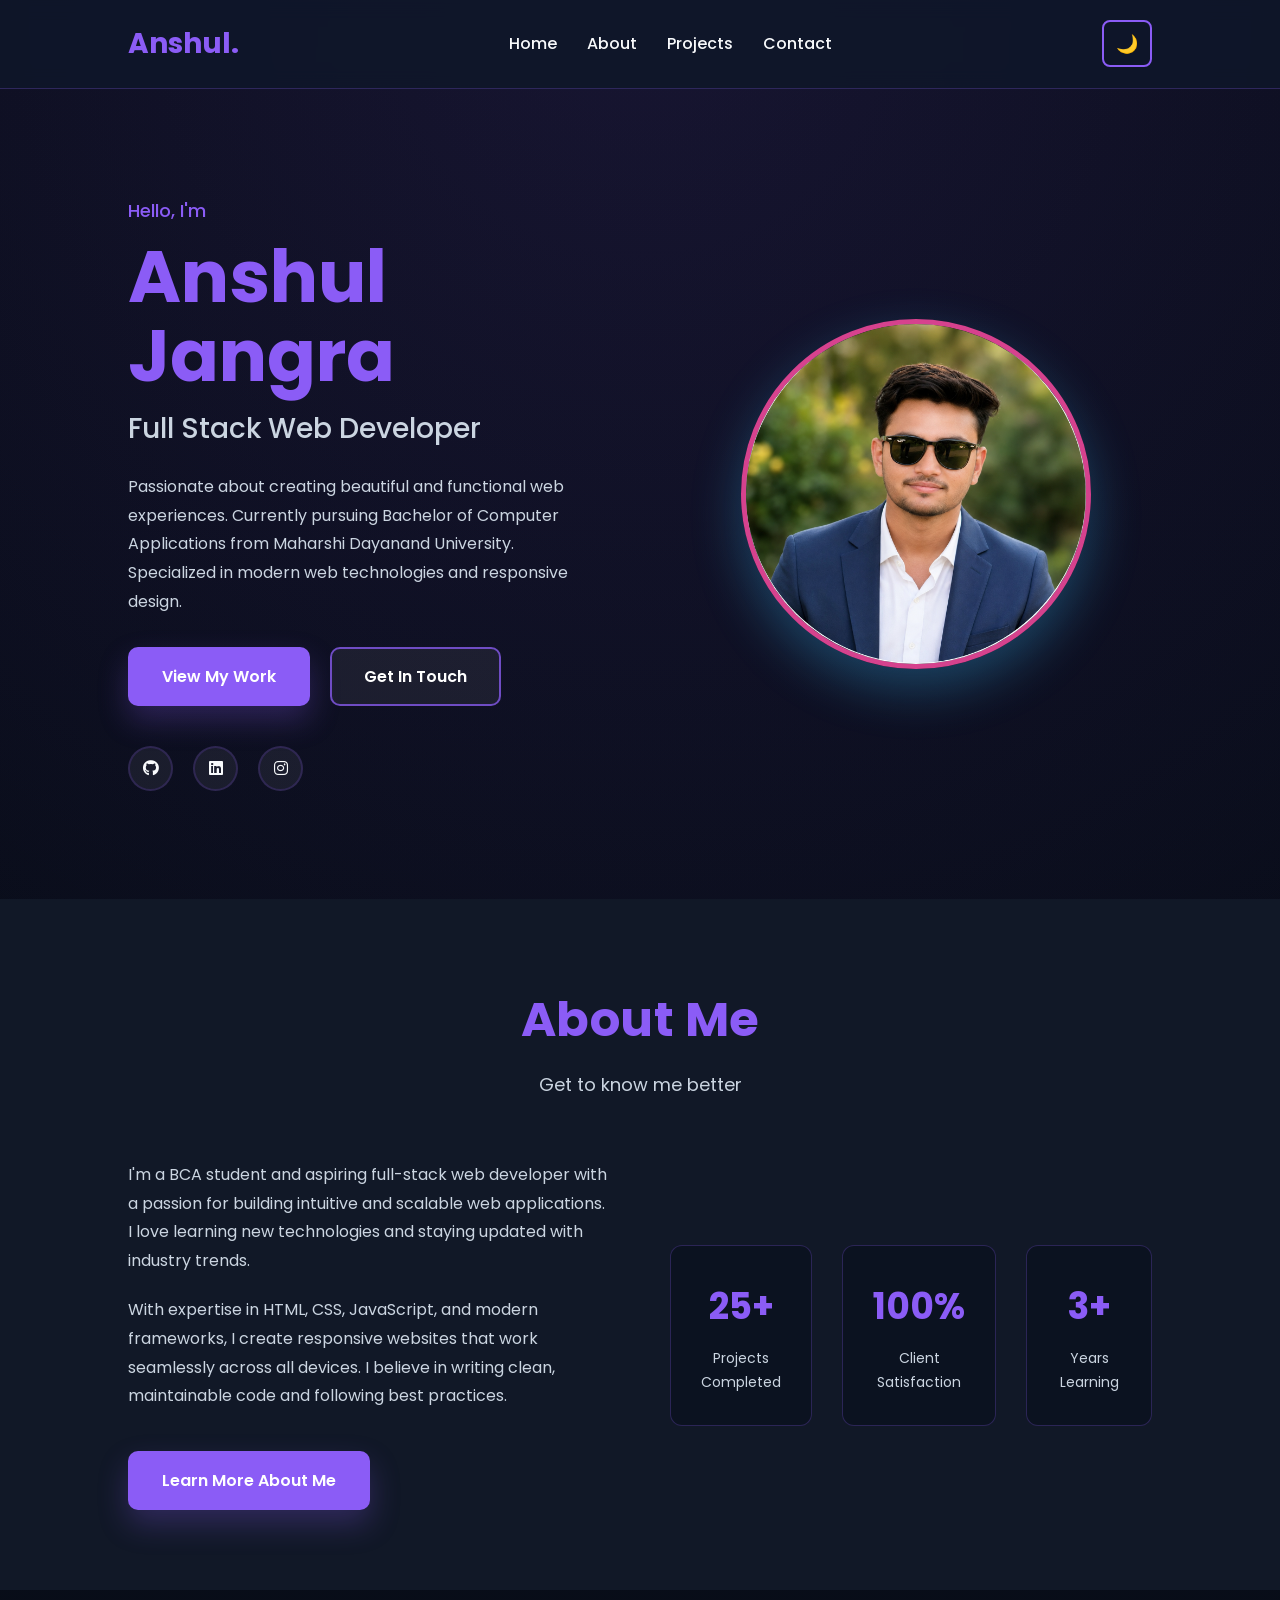
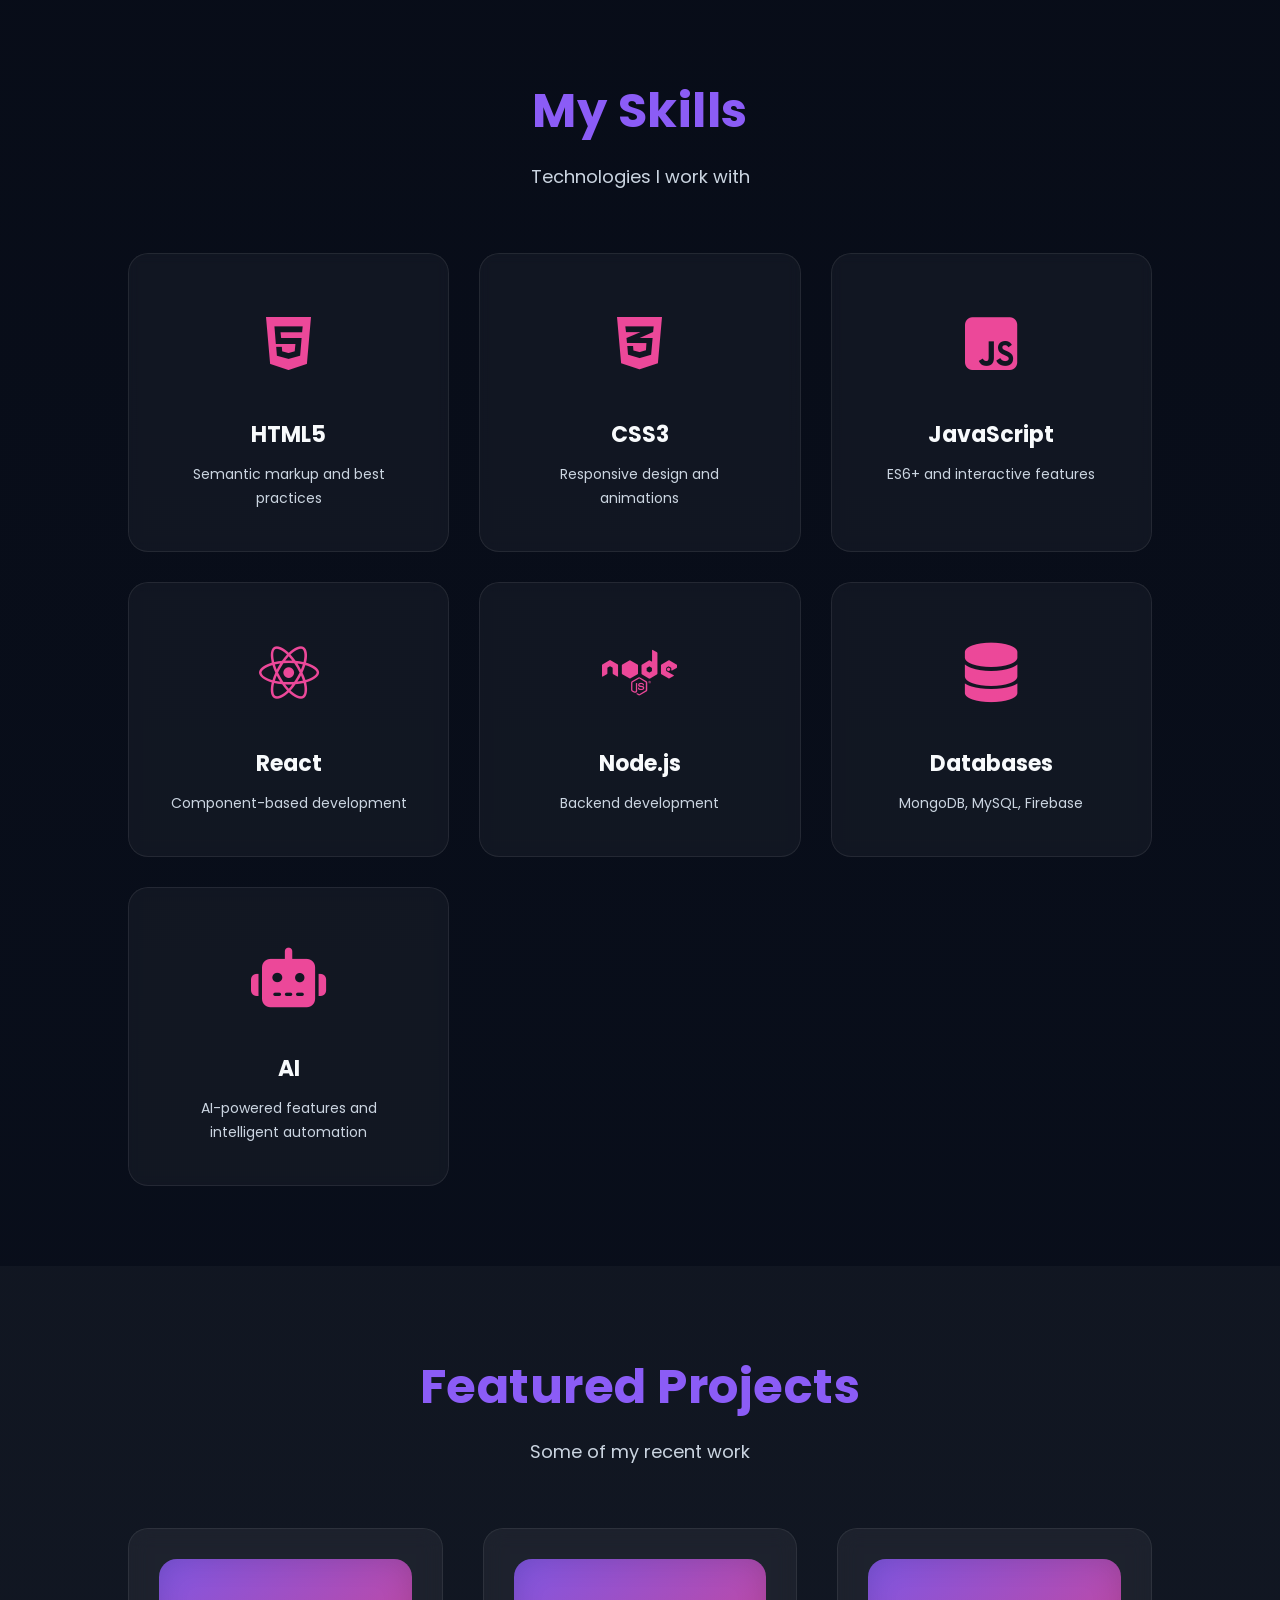
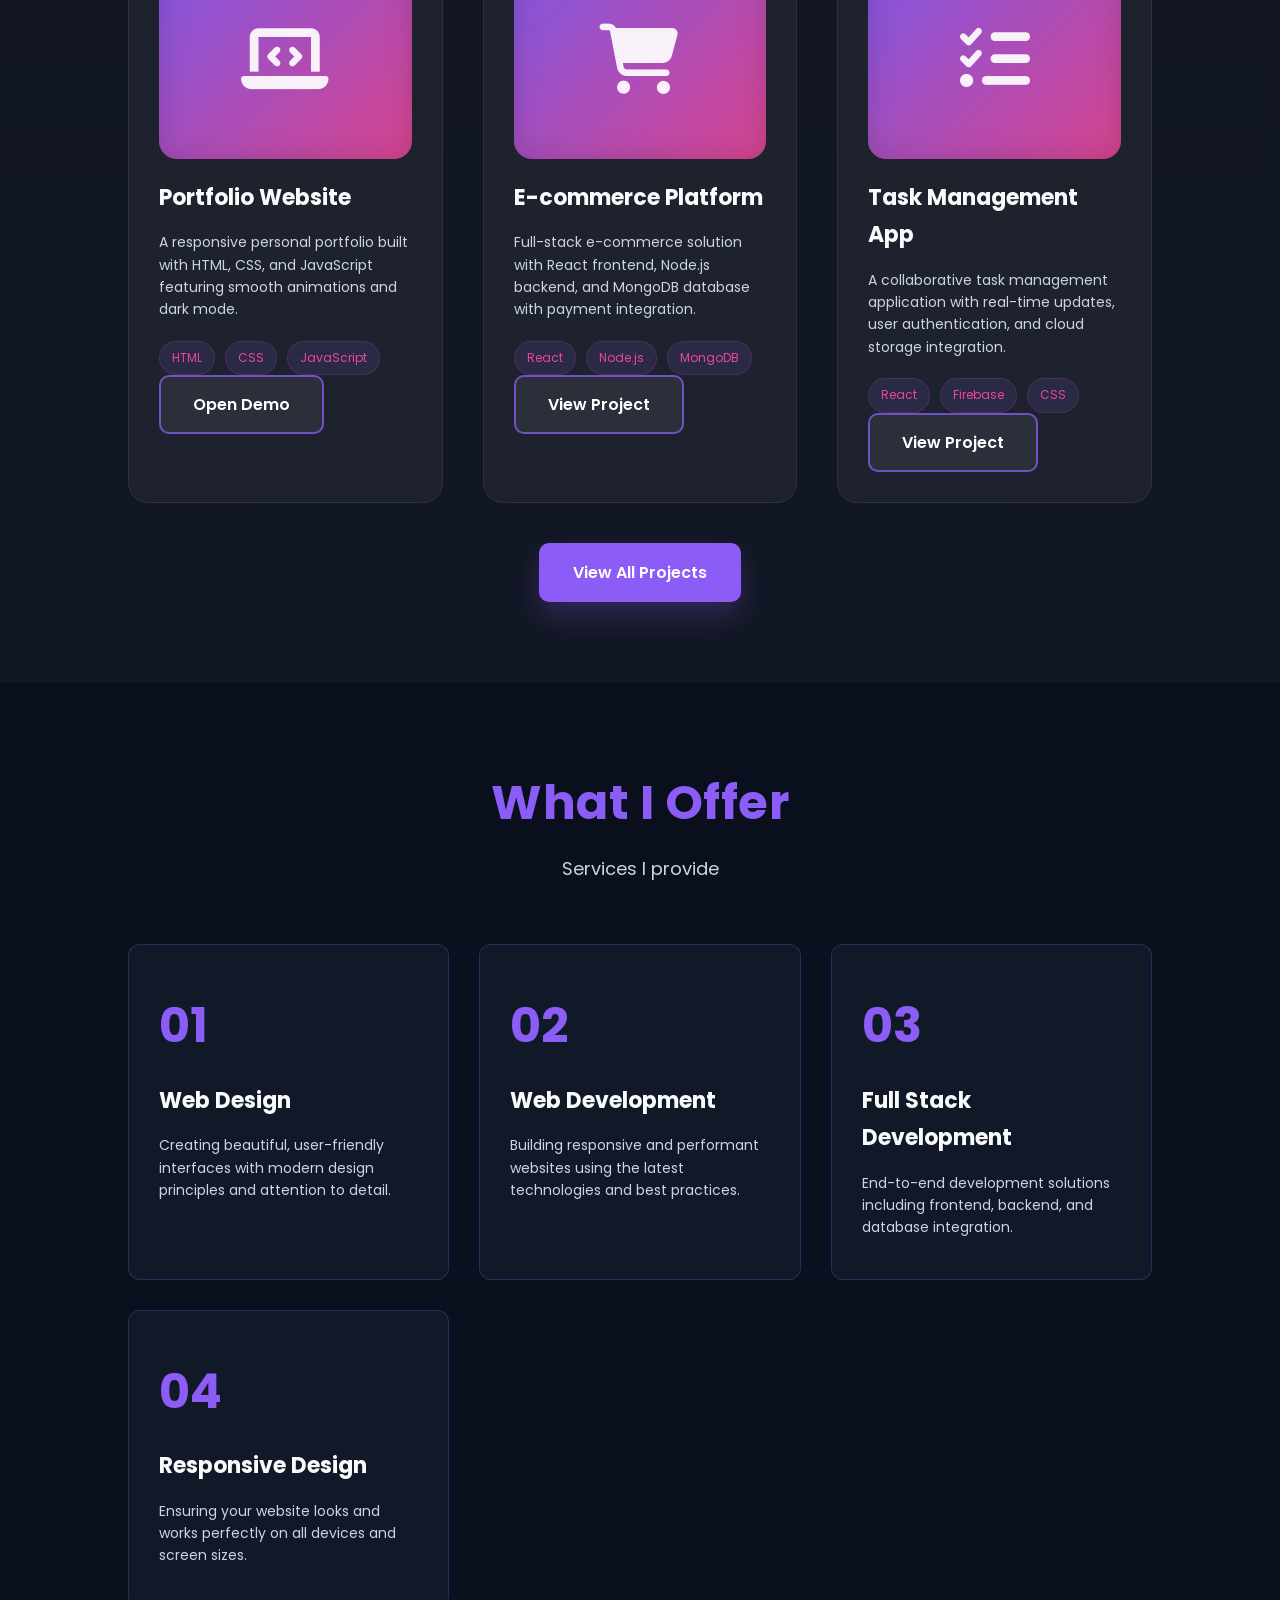
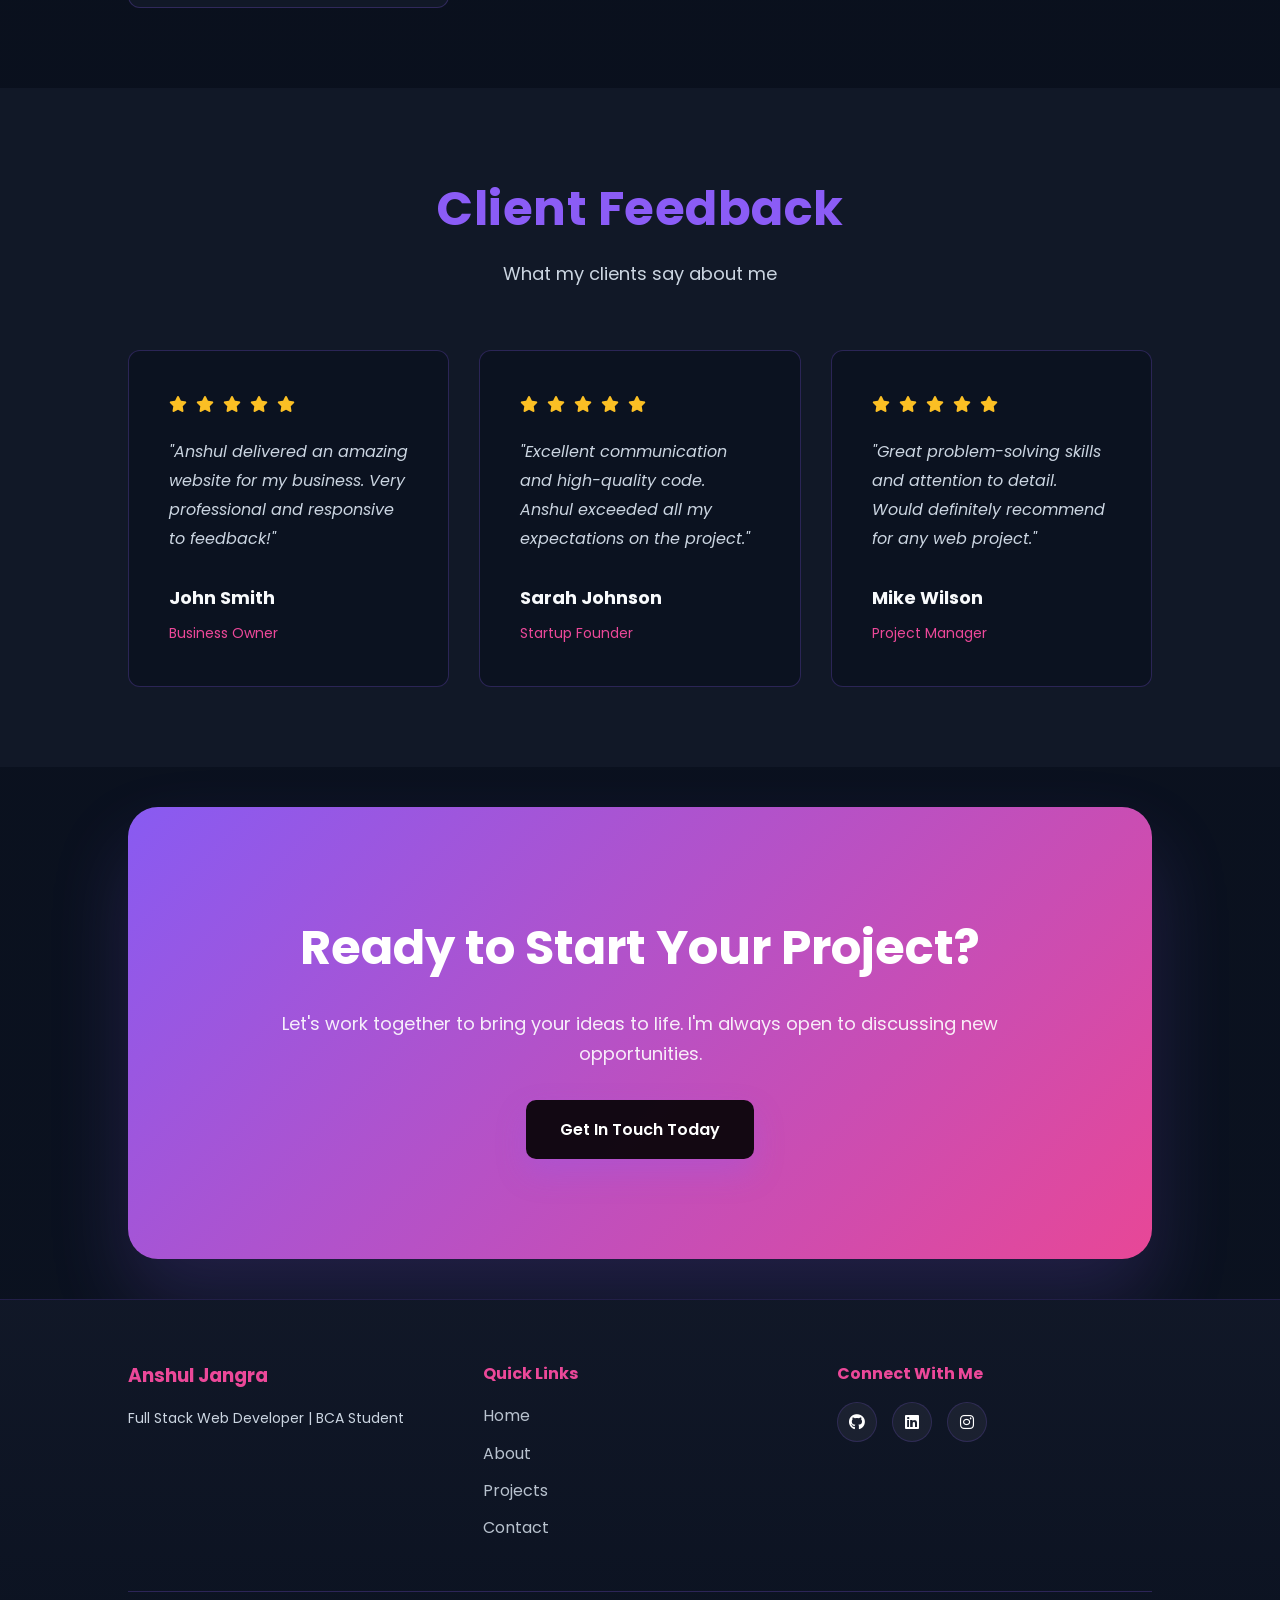
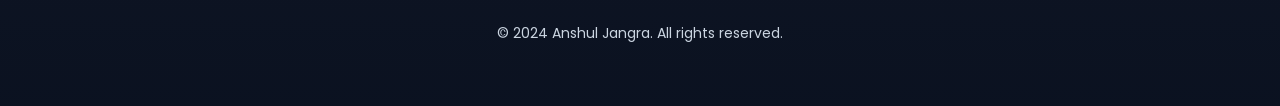
<file: index.html>
<!DOCTYPE html>
<html lang="en">

<head>
    <meta charset="UTF-8">
    <meta name="viewport" content="width=device-width, initial-scale=1.0">
    <title>Anshul Jangra | Full Stack Web Developer</title>
    <link rel="stylesheet" href="style.css">
    <link href="https://fonts.googleapis.com/css2?family=Poppins:wght@300;400;500;600;700&display=swap"
        rel="stylesheet">
    <link rel="stylesheet" href="https://cdnjs.cloudflare.com/ajax/libs/font-awesome/6.4.0/css/all.min.css">
</head>

<body>

    <!-- HEADER & NAVIGATION -->
    <header>
        <nav>
            <div class="logo">Anshul<span>.</span></div>
            <ul class="nav-links">
                <li><a href="index.html">Home</a></li>
                <li><a href="about.html">About</a></li>
                <li><a href="projects.html">Projects</a></li>
                <li><a href="contacts.html">Contact</a></li>
            </ul>
            <button id="theme-toggle">🌙</button>
            <button class="mobile-menu-btn">☰</button>
        </nav>
    </header>

    <!-- HERO SECTION -->
    <section class="hero">
        <div class="hero-content">
            <h3 class="greeting">Hello, I'm</h3>
            <h1 class="name">Anshul Jangra</h1>
            <h2 class="title">Full Stack Web Developer</h2>
            <p class="description">
                Passionate about creating beautiful and functional web experiences.
                Currently pursuing Bachelor of Computer Applications from Maharshi Dayanand University.
                Specialized in modern web technologies and responsive design.
            </p>
            <div class="hero-buttons">
                <a href="projects.html" class="btn btn-primary">View My Work</a>
                <a href="contacts.html" class="btn btn-secondary">Get In Touch</a>
            </div>
            <div class="social-links">
                <a href="https://github.com/Anshul401" title="GitHub"><i class="fab fa-github"></i></a>
                <a href="https://www.linkedin.com/in/anshul-jangra-4278a8417/?skipRedirect=true" title="LinkedIn"><i class="fab fa-linkedin"></i></a>
                <a href="https://www.instagram.com/anshul0.01/?__pwa=1" title="Instagram"><i class="fab fa-instagram"></i></a>
            </div>
        </div>
        <div class="hero-image">
            <img src="profile picture.png" alt="Anshul Jangra" class="profile-img">
        </div>
    </section>

    <!-- ABOUT PREVIEW SECTION -->
    <section class="about-preview">
        <div class="section-header">
            <h2>About Me</h2>
            <p class="section-subtitle">Get to know me better</p>
        </div>
        <div class="about-content">
            <div class="about-text">
                <p>I'm a BCA student and aspiring full-stack web developer with a passion for building intuitive and
                    scalable web applications. I love learning new technologies and staying updated with industry
                    trends.</p>
                <p>With expertise in HTML, CSS, JavaScript, and modern frameworks, I create responsive websites that
                    work seamlessly across all devices. I believe in writing clean, maintainable code and following best
                    practices.</p>
                <a href="about.html" class="btn btn-primary">Learn More About Me</a>
            </div>
            <div class="about-stats">
                <div class="stat">
                    <h3>25+</h3>
                    <p>Projects Completed</p>
                </div>
                <div class="stat">
                    <h3>100%</h3>
                    <p>Client Satisfaction</p>
                </div>
                <div class="stat">
                    <h3>3+</h3>
                    <p>Years Learning</p>
                </div>
            </div>
        </div>
    </section>

    <!-- SKILLS SECTION -->
    <section class="skills">
        <div class="section-header">
            <h2>My Skills</h2>
            <p class="section-subtitle">Technologies I work with</p>
        </div>
        <div class="skills-grid">
            <div class="skill-card">
                <div class="skill-icon">
                    <i class="fab fa-html5"></i>
                </div>
                <h3>HTML5</h3>
                <p>Semantic markup and best practices</p>
            </div>
            <div class="skill-card">
                <div class="skill-icon">
                    <i class="fab fa-css3-alt"></i>
                </div>
                <h3>CSS3</h3>
                <p>Responsive design and animations</p>
            </div>
            <div class="skill-card">
                <div class="skill-icon">
                    <i class="fab fa-js-square"></i>
                </div>
                <h3>JavaScript</h3>
                <p>ES6+ and interactive features</p>
            </div>
            <div class="skill-card">
                <div class="skill-icon">
                    <i class="fab fa-react"></i>
                </div>
                <h3>React</h3>
                <p>Component-based development</p>
            </div>
            <div class="skill-card">
                <div class="skill-icon">
                    <i class="fab fa-node"></i>
                </div>
                <h3>Node.js</h3>
                <p>Backend development</p>
            </div>
            <div class="skill-card">
                <div class="skill-icon">
                    <i class="fas fa-database"></i>
                </div>
                <h3>Databases</h3>
                <p>MongoDB, MySQL, Firebase</p>
            </div>
            <div class="skill-card">
                <div class="skill-icon">
                    <i class="fas fa-robot"></i>
                </div>
                <h3>AI</h3>
                <p>AI-powered features and intelligent automation</p>
            </div>
        </div>
    </section>

    <!-- PROJECTS PREVIEW SECTION -->
    <section class="projects-preview">
        <div class="section-header">
            <h2>Featured Projects</h2>
            <p class="section-subtitle">Some of my recent work</p>
        </div>
        <div class="projects-grid">
            <div class="project-card">
                <div class="project-image">
                    <i class="fas fa-laptop-code"></i>
                </div>
                <h3>Portfolio Website</h3>
                <p>A responsive personal portfolio built with HTML, CSS, and JavaScript featuring smooth animations and
                    dark mode.</p>
                <div class="project-tags">
                    <span>HTML</span>
                    <span>CSS</span>
                    <span>JavaScript</span>
                </div>
                <a href="portfolio-project.html" class="btn btn-secondary">Open Demo</a>
            </div>
            <div class="project-card">
                <div class="project-image">
                    <i class="fas fa-shopping-cart"></i>
                </div>
                <h3>E-commerce Platform</h3>
                <p>Full-stack e-commerce solution with React frontend, Node.js backend, and MongoDB database with
                    payment integration.</p>
                <div class="project-tags">
                    <span>React</span>
                    <span>Node.js</span>
                    <span>MongoDB</span>
                </div>
                <a href="project-examples.html" class="btn btn-secondary">View Project</a>
            </div>
            <div class="project-card">
                <div class="project-image">
                    <i class="fas fa-tasks"></i>
                </div>
                <h3>Task Management App</h3>
                <p>A collaborative task management application with real-time updates, user authentication, and cloud
                    storage integration.</p>
                <div class="project-tags">
                    <span>React</span>
                    <span>Firebase</span>
                    <span>CSS</span>
                </div>
                <a href="project-examples.html" class="btn btn-secondary">View Project</a>
            </div>
        </div>
        <div class="view-all">
            <a href="projects.html" class="btn btn-primary">View All Projects</a>
        </div>
    </section>

    <!-- SERVICES SECTION -->
    <section class="services">
        <div class="section-header">
            <h2>What I Offer</h2>
            <p class="section-subtitle">Services I provide</p>
        </div>
        <div class="services-grid">
            <div class="service-card">
                <div class="service-number">01</div>
                <h3>Web Design</h3>
                <p>Creating beautiful, user-friendly interfaces with modern design principles and attention to detail.
                </p>
            </div>
            <div class="service-card">
                <div class="service-number">02</div>
                <h3>Web Development</h3>
                <p>Building responsive and performant websites using the latest technologies and best practices.</p>
            </div>
            <div class="service-card">
                <div class="service-number">03</div>
                <h3>Full Stack Development</h3>
                <p>End-to-end development solutions including frontend, backend, and database integration.</p>
            </div>
            <div class="service-card">
                <div class="service-number">04</div>
                <h3>Responsive Design</h3>
                <p>Ensuring your website looks and works perfectly on all devices and screen sizes.</p>
            </div>
        </div>
    </section>

    <!-- TESTIMONIALS SECTION -->
    <section class="testimonials">
        <div class="section-header">
            <h2>Client Feedback</h2>
            <p class="section-subtitle">What my clients say about me</p>
        </div>
        <div class="testimonials-grid">
            <div class="testimonial-card">
                <div class="stars">
                    <i class="fas fa-star"></i>
                    <i class="fas fa-star"></i>
                    <i class="fas fa-star"></i>
                    <i class="fas fa-star"></i>
                    <i class="fas fa-star"></i>
                </div>
                <p>"Anshul delivered an amazing website for my business. Very professional and responsive to feedback!"
                </p>
                <div class="testimonial-author">
                    <h4>John Smith</h4>
                    <span>Business Owner</span>
                </div>
            </div>
            <div class="testimonial-card">
                <div class="stars">
                    <i class="fas fa-star"></i>
                    <i class="fas fa-star"></i>
                    <i class="fas fa-star"></i>
                    <i class="fas fa-star"></i>
                    <i class="fas fa-star"></i>
                </div>
                <p>"Excellent communication and high-quality code. Anshul exceeded all my expectations on the project."
                </p>
                <div class="testimonial-author">
                    <h4>Sarah Johnson</h4>
                    <span>Startup Founder</span>
                </div>
            </div>
            <div class="testimonial-card">
                <div class="stars">
                    <i class="fas fa-star"></i>
                    <i class="fas fa-star"></i>
                    <i class="fas fa-star"></i>
                    <i class="fas fa-star"></i>
                    <i class="fas fa-star"></i>
                </div>
                <p>"Great problem-solving skills and attention to detail. Would definitely recommend for any web
                    project."</p>
                <div class="testimonial-author">
                    <h4>Mike Wilson</h4>
                    <span>Project Manager</span>
                </div>
            </div>
        </div>
    </section>

    <!-- CTA SECTION -->
    <section class="cta">
        <div class="cta-content">
            <h2>Ready to Start Your Project?</h2>
            <p>Let's work together to bring your ideas to life. I'm always open to discussing new opportunities.</p>
            <a href="contacts.html" class="btn btn-primary">Get In Touch Today</a>
        </div>
    </section>

    <!-- FOOTER -->
    <footer>
        <div class="footer-content">
            <div class="footer-section">
                <h3>Anshul Jangra</h3>
                <p>Full Stack Web Developer | BCA Student</p>
            </div>
            <div class="footer-section">
                <h4>Quick Links</h4>
                <ul>
                    <li><a href="index.html">Home</a></li>
                    <li><a href="about.html">About</a></li>
                    <li><a href="projects.html">Projects</a></li>
                    <li><a href="contacts.html">Contact</a></li>
                </ul>
            </div>
            <div class="footer-section">
                <h4>Connect With Me</h4>
                <div class="footer-social">
                    <a href="https://github.com/Anshul401"><i class="fab fa-github"></i></a>
                    <a href="https://www.linkedin.com/in/anshul-jangra-4278a8417/?skipRedirect=true"><i class="fab fa-linkedin"></i></a>
                    <a href="https://www.instagram.com/anshul0.01/?__pwa=1" title="Instagram"><i class="fab fa-instagram"></i></a>
                </div>
            </div>
        </div>
        <div class="footer-bottom">
            <p>&copy; 2024 Anshul Jangra. All rights reserved.</p>
        </div>
    </footer>

    <script src="script.js"></script>
</body>

</html>
</file>
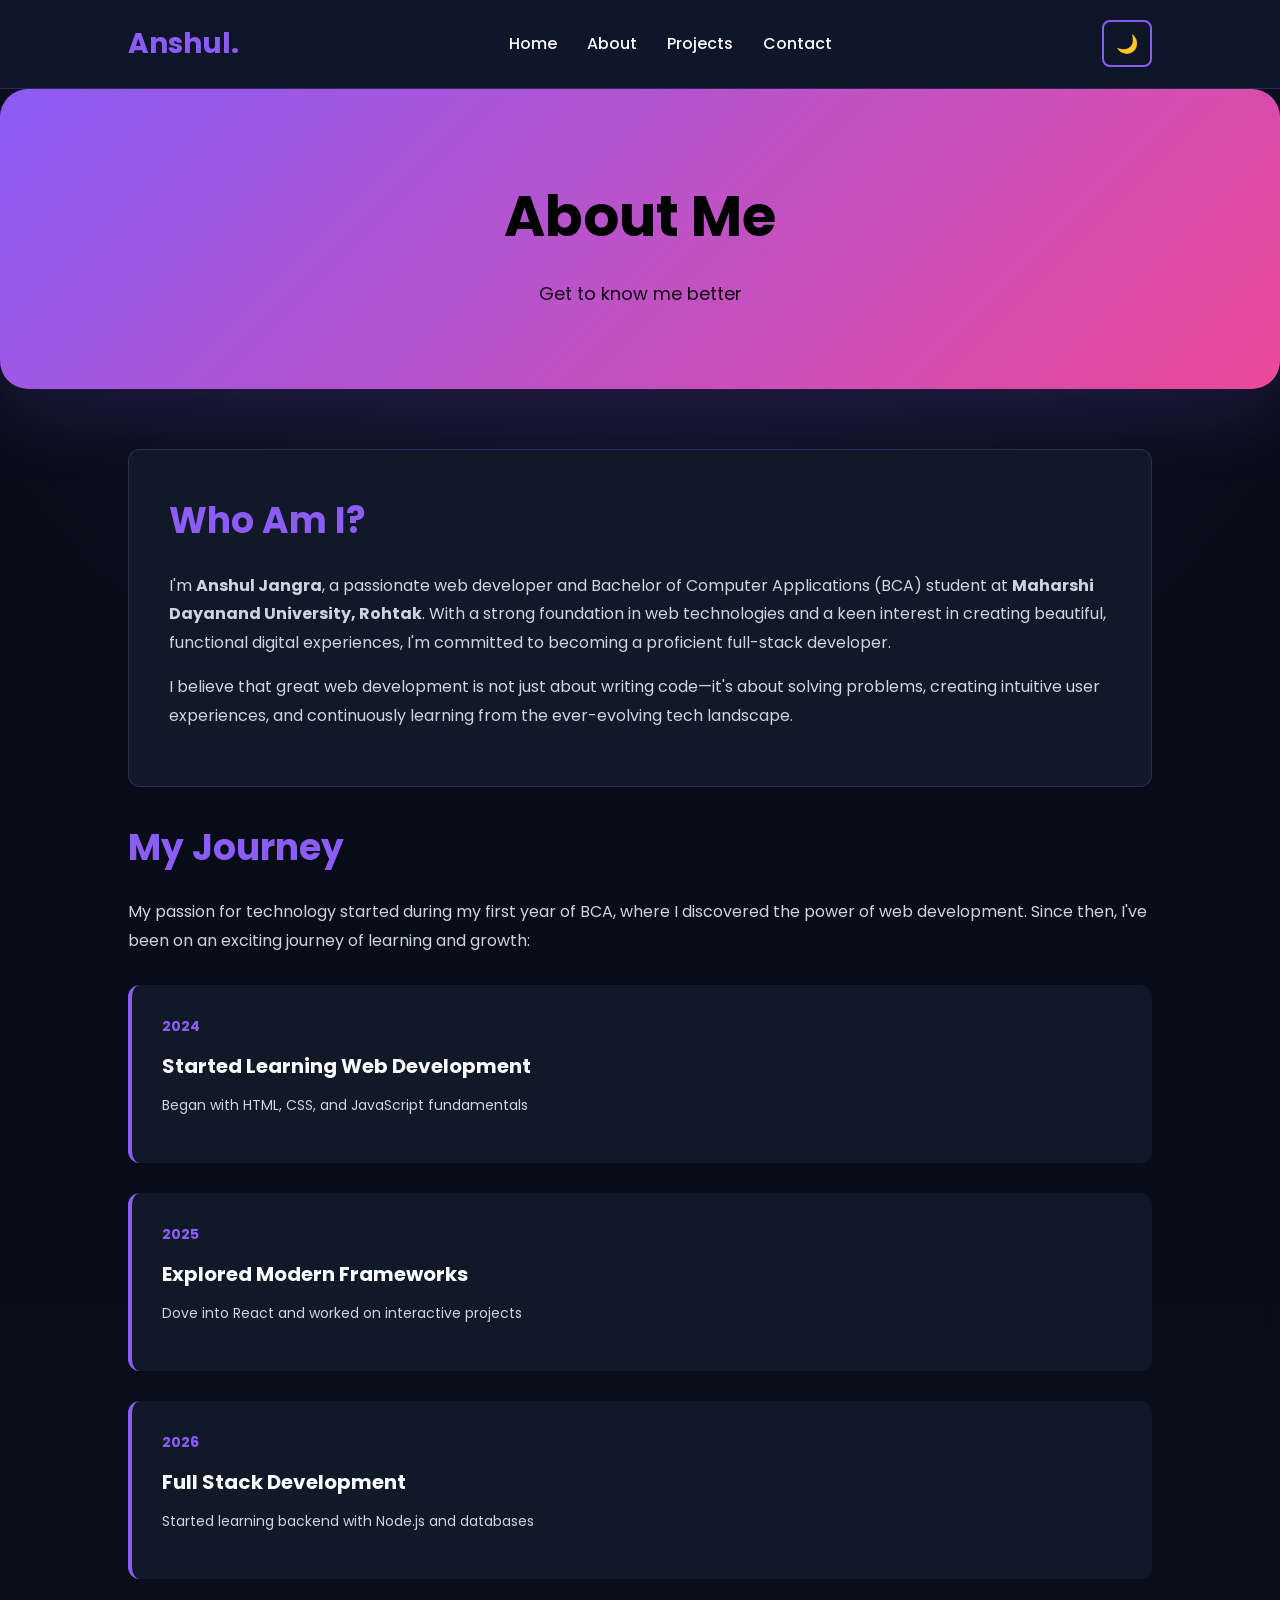
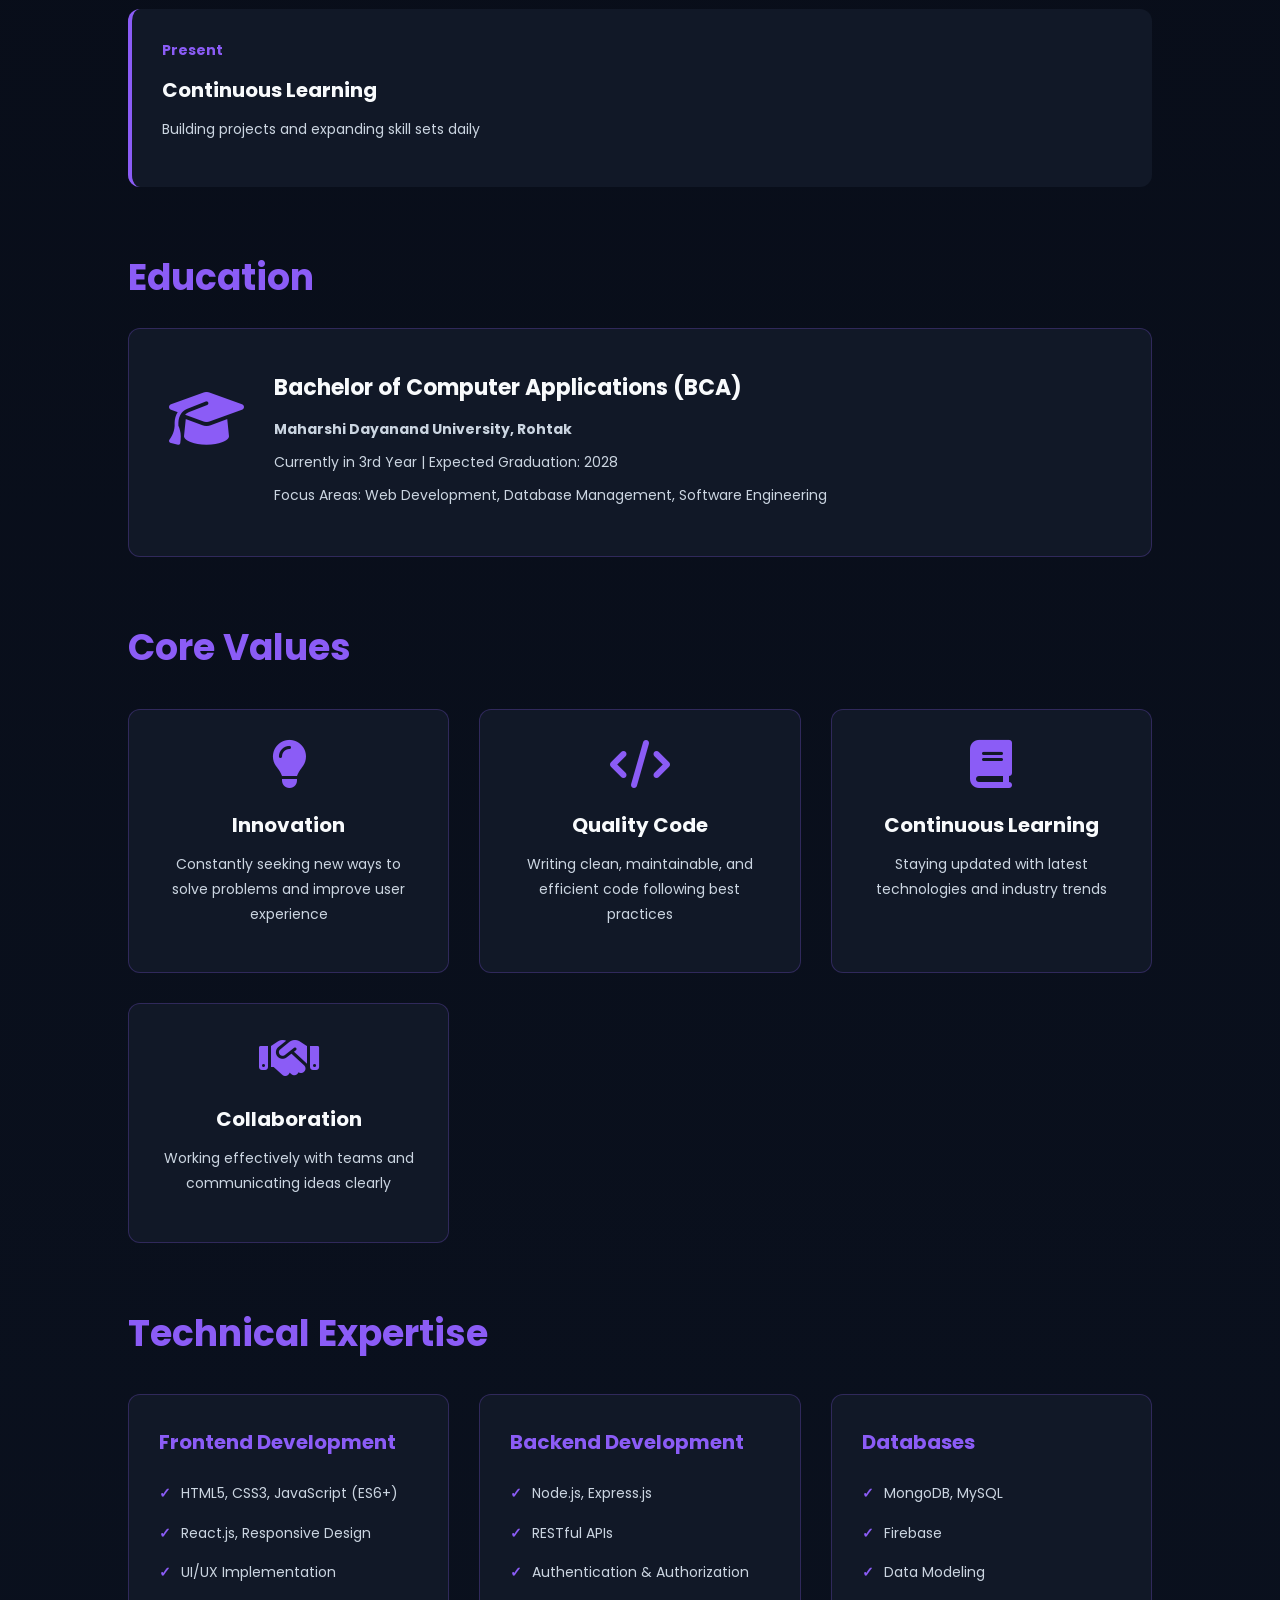
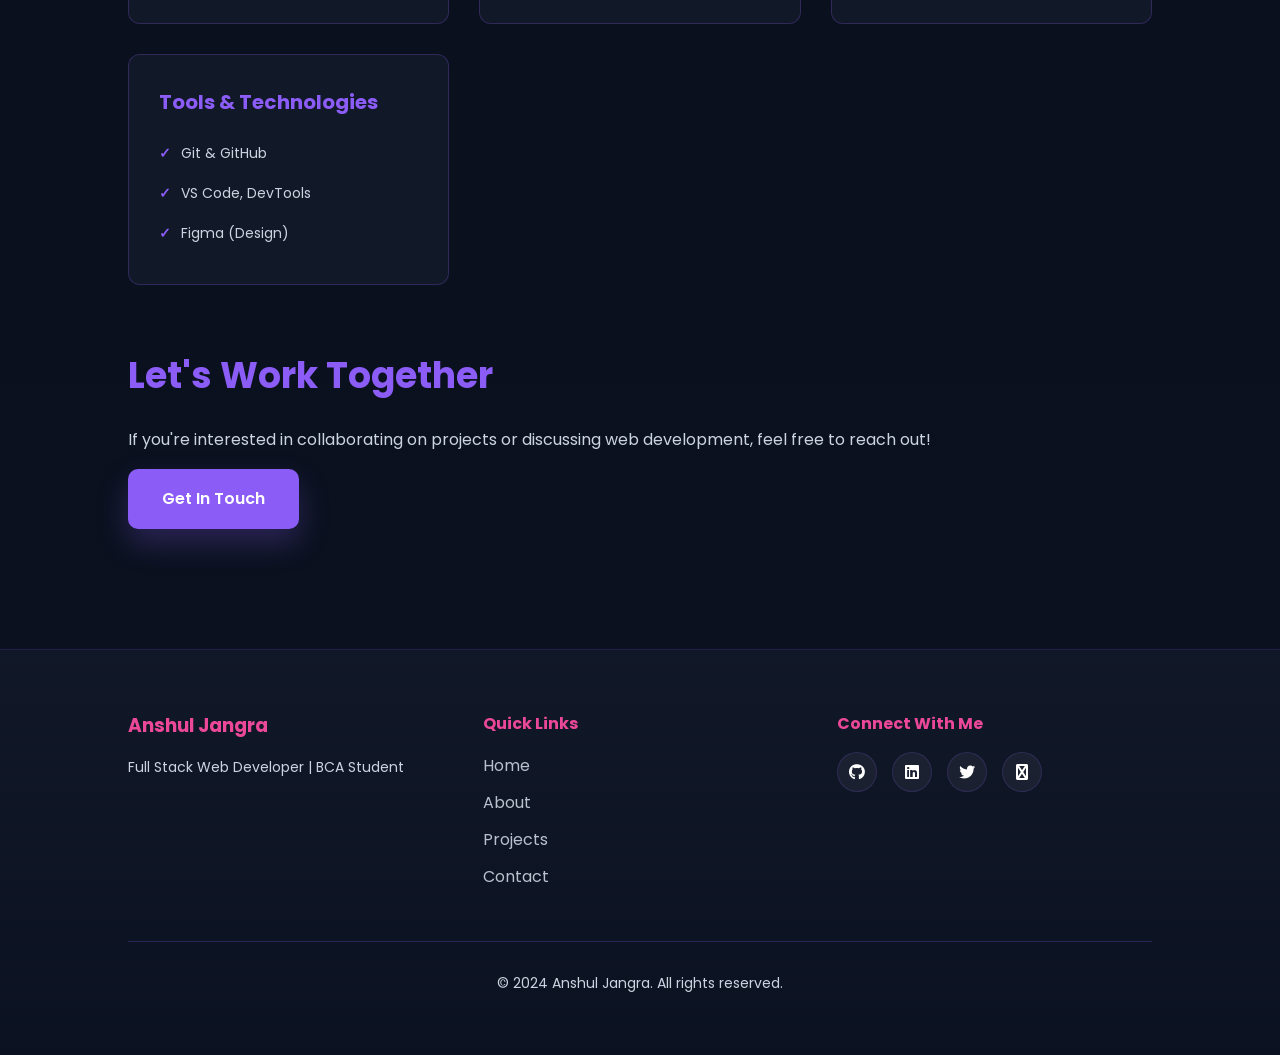
<file: about.html>
<!DOCTYPE html>
<html lang="en">

<head>
    <meta charset="UTF-8">
    <meta name="viewport" content="width=device-width, initial-scale=1.0">
    <title>About Anshul Jangra | Web Developer</title>
    <link rel="stylesheet" href="style.css">
    <link href="https://fonts.googleapis.com/css2?family=Poppins:wght@300;400;500;600;700&display=swap"
        rel="stylesheet">
    <link rel="stylesheet" href="https://cdnjs.cloudflare.com/ajax/libs/font-awesome/6.4.0/css/all.min.css">
</head>

<body>

    <!-- HEADER -->
    <header>
        <nav>
            <div class="logo">Anshul<span>.</span></div>
            <ul class="nav-links">
                <li><a href="index.html">Home</a></li>
                <li><a href="about.html">About</a></li>
                <li><a href="projects.html">Projects</a></li>
                <li><a href="contacts.html">Contact</a></li>
            </ul>
            <button id="theme-toggle">🌙</button>
        </nav>
    </header>

    <!-- ABOUT HERO -->
    <section class="page-hero">
        <h1>About Me</h1>
        <p>Get to know me better</p>
    </section>

    <!-- ABOUT CONTENT -->
    <section class="page">
        <div class="about-section">
            <div class="section-content">
                <h2>Who Am I?</h2>
                <p>I'm <strong>Anshul Jangra</strong>, a passionate web developer and Bachelor of Computer Applications
                    (BCA) student at <strong>Maharshi Dayanand University, Rohtak</strong>. With a strong foundation in
                    web technologies and a keen interest in creating beautiful, functional digital experiences, I'm
                    committed to becoming a proficient full-stack developer.</p>

                <p>I believe that great web development is not just about writing code—it's about solving problems,
                    creating intuitive user experiences, and continuously learning from the ever-evolving tech
                    landscape.</p>
            </div>

            <div class="about-section">
                <h2>My Journey</h2>
                <p>My passion for technology started during my first year of BCA, where I discovered the power of web
                    development. Since then, I've been on an exciting journey of learning and growth:</p>

                <div class="timeline">
                    <div class="timeline-item">
                        <div class="timeline-marker">2024</div>
                        <h3>Started Learning Web Development</h3>
                        <p>Began with HTML, CSS, and JavaScript fundamentals</p>
                    </div>
                    <div class="timeline-item">
                        <div class="timeline-marker">2025</div>
                        <h3>Explored Modern Frameworks</h3>
                        <p>Dove into React and worked on interactive projects</p>
                    </div>
                    <div class="timeline-item">
                        <div class="timeline-marker">2026</div>
                        <h3>Full Stack Development</h3>
                        <p>Started learning backend with Node.js and databases</p>
                    </div>
                    <div class="timeline-item">
                        <div class="timeline-marker">Present</div>
                        <h3>Continuous Learning</h3>
                        <p>Building projects and expanding skill sets daily</p>
                    </div>
                </div>
            </div>

            <div class="about-section">
                <h2>Education</h2>
                <div class="edu-card">
                    <div class="edu-icon">
                        <i class="fas fa-graduation-cap"></i>
                    </div>
                    <div class="edu-content">
                        <h3>Bachelor of Computer Applications (BCA)</h3>
                        <p><strong>Maharshi Dayanand University, Rohtak</strong></p>
                        <p>Currently in 3rd Year | Expected Graduation: 2028</p>
                        <p>Focus Areas: Web Development, Database Management, Software Engineering</p>
                    </div>
                </div>
            </div>

            <div class="about-section">
                <h2>Core Values</h2>
                <div class="values-grid">
                    <div class="value-card">
                        <i class="fas fa-lightbulb"></i>
                        <h3>Innovation</h3>
                        <p>Constantly seeking new ways to solve problems and improve user experience</p>
                    </div>
                    <div class="value-card">
                        <i class="fas fa-code"></i>
                        <h3>Quality Code</h3>
                        <p>Writing clean, maintainable, and efficient code following best practices</p>
                    </div>
                    <div class="value-card">
                        <i class="fas fa-book"></i>
                        <h3>Continuous Learning</h3>
                        <p>Staying updated with latest technologies and industry trends</p>
                    </div>
                    <div class="value-card">
                        <i class="fas fa-handshake"></i>
                        <h3>Collaboration</h3>
                        <p>Working effectively with teams and communicating ideas clearly</p>
                    </div>
                </div>
            </div>

            <div class="about-section">
                <h2>Technical Expertise</h2>
                <div class="expertise-grid">
                    <div class="expertise-item">
                        <h3>Frontend Development</h3>
                        <ul>
                            <li>HTML5, CSS3, JavaScript (ES6+)</li>
                            <li>React.js, Responsive Design</li>
                            <li>UI/UX Implementation</li>
                        </ul>
                    </div>
                    <div class="expertise-item">
                        <h3>Backend Development</h3>
                        <ul>
                            <li>Node.js, Express.js</li>
                            <li>RESTful APIs</li>
                            <li>Authentication & Authorization</li>
                        </ul>
                    </div>
                    <div class="expertise-item">
                        <h3>Databases</h3>
                        <ul>
                            <li>MongoDB, MySQL</li>
                            <li>Firebase</li>
                            <li>Data Modeling</li>
                        </ul>
                    </div>
                    <div class="expertise-item">
                        <h3>Tools & Technologies</h3>
                        <ul>
                            <li>Git & GitHub</li>
                            <li>VS Code, DevTools</li>
                            <li>Figma (Design)</li>
                        </ul>
                    </div>
                </div>
            </div>

            <div class="cta-section">
                <h2>Let's Work Together</h2>
                <p>If you're interested in collaborating on projects or discussing web development, feel free to reach
                    out!</p>
                <a href="contacts.html" class="btn btn-primary">Get In Touch</a>
            </div>

    </section>

    <!-- FOOTER -->
    <footer>
        <div class="footer-content">
            <div class="footer-section">
                <h3>Anshul Jangra</h3>
                <p>Full Stack Web Developer | BCA Student</p>
            </div>
            <div class="footer-section">
                <h4>Quick Links</h4>
                <ul>
                    <li><a href="index.html">Home</a></li>
                    <li><a href="about.html">About</a></li>
                    <li><a href="projects.html">Projects</a></li>
                    <li><a href="contacts.html">Contact</a></li>
                </ul>
            </div>
            <div class="footer-section">
                <h4>Connect With Me</h4>
                <div class="footer-social">
                    <a href="#"><i class="fab fa-github"></i></a>
                    <a href="#"><i class="fab fa-linkedin"></i></a>
                    <a href="#"><i class="fab fa-twitter"></i></a>
                    <a href="#"><i class="fab fa-envelope"></i></a>
                </div>
            </div>
        </div>
        <div class="footer-bottom">
            <p>&copy; 2024 Anshul Jangra. All rights reserved.</p>
        </div>
    </footer>

    <script src="script.js"></script>
</body>

</html>
</file>
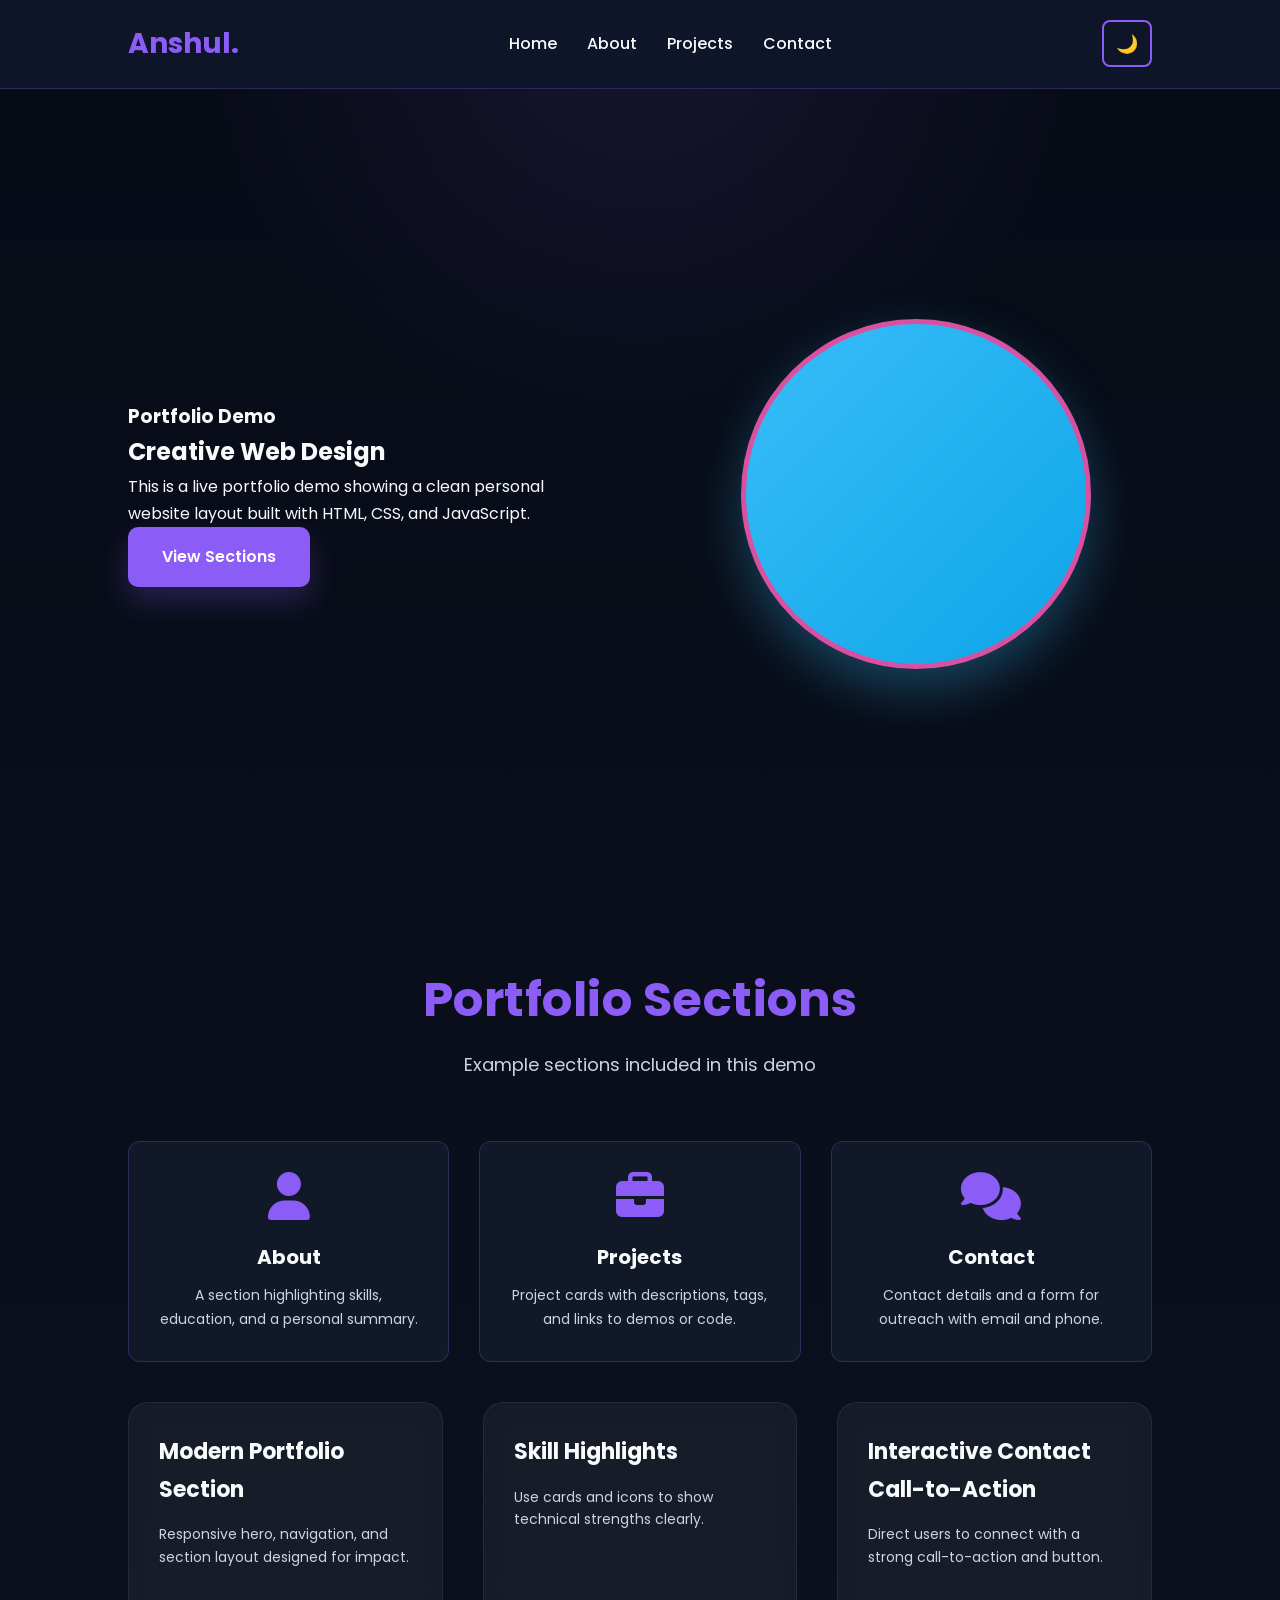
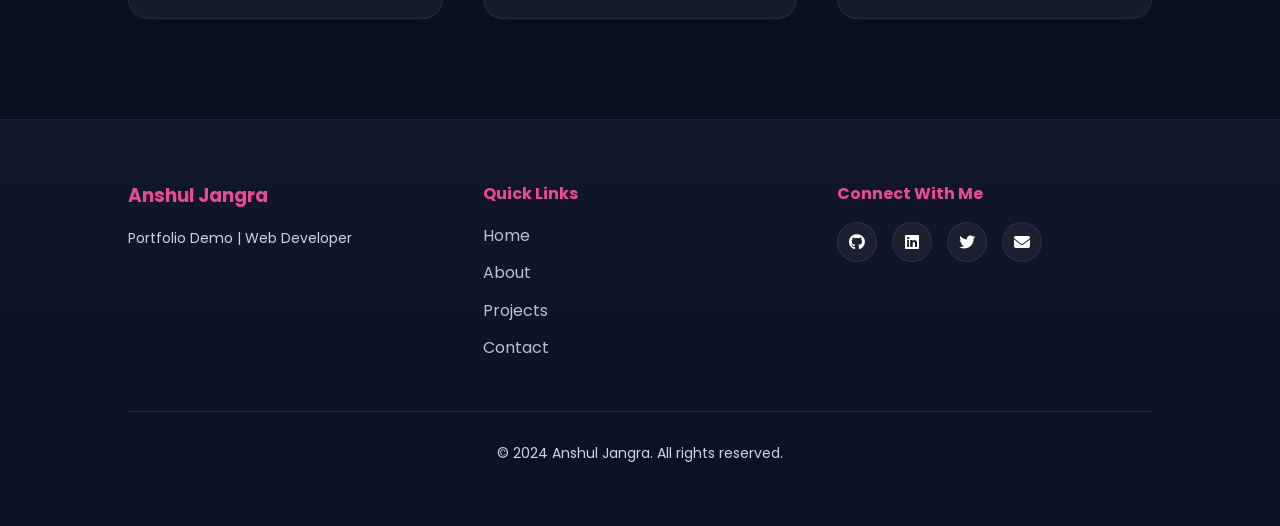
<file: portfolio-project.html>
<!DOCTYPE html>
<html lang="en">

<head>
    <meta charset="UTF-8">
    <meta name="viewport" content="width=device-width, initial-scale=1.0">
    <title>Portfolio Demo | Anshul Jangra</title>
    <link rel="stylesheet" href="style.css">
    <link href="https://fonts.googleapis.com/css2?family=Poppins:wght@300;400;500;600;700&display=swap"
        rel="stylesheet">
    <link rel="stylesheet" href="https://cdnjs.cloudflare.com/ajax/libs/font-awesome/6.4.0/css/all.min.css">
</head>

<body>
    <header>
        <nav>
            <div class="logo">Anshul<span>.</span></div>
            <ul class="nav-links">
                <li><a href="index.html">Home</a></li>
                <li><a href="about.html">About</a></li>
                <li><a href="projects.html">Projects</a></li>
                <li><a href="contacts.html">Contact</a></li>
            </ul>
            <button id="theme-toggle">🌙</button>
        </nav>
    </header>

    <section class="hero">
        <div class="hero-content">
            <h3>Portfolio Demo</h3>
            <h1>Creative Web Design</h1>
            <p>This is a live portfolio demo showing a clean personal website layout built with HTML, CSS, and
                JavaScript.</p>
            <a href="#work" class="btn btn-primary">View Sections</a>
        </div>
        <div class="hero-image">
            <div class="profile-img" style="background: linear-gradient(135deg, #38bdf8, #0ea5e9);"></div>
        </div>
    </section>

    <section class="page" id="work">
        <div class="section-header">
            <h2>Portfolio Sections</h2>
            <p class="section-subtitle">Example sections included in this demo</p>
        </div>

        <div class="values-grid">
            <div class="value-card">
                <i class="fas fa-user"></i>
                <h3>About</h3>
                <p>A section highlighting skills, education, and a personal summary.</p>
            </div>
            <div class="value-card">
                <i class="fas fa-briefcase"></i>
                <h3>Projects</h3>
                <p>Project cards with descriptions, tags, and links to demos or code.</p>
            </div>
            <div class="value-card">
                <i class="fas fa-comments"></i>
                <h3>Contact</h3>
                <p>Contact details and a form for outreach with email and phone.</p>
            </div>
        </div>

        <div class="projects-grid" style="margin-top: 40px;">
            <div class="project-card">
                <h3>Modern Portfolio Section</h3>
                <p>Responsive hero, navigation, and section layout designed for impact.</p>
            </div>
            <div class="project-card">
                <h3>Skill Highlights</h3>
                <p>Use cards and icons to show technical strengths clearly.</p>
            </div>
            <div class="project-card">
                <h3>Interactive Contact Call-to-Action</h3>
                <p>Direct users to connect with a strong call-to-action and button.</p>
            </div>
        </div>
    </section>

    <footer>
        <div class="footer-content">
            <div class="footer-section">
                <h3>Anshul Jangra</h3>
                <p>Portfolio Demo | Web Developer</p>
            </div>
            <div class="footer-section">
                <h4>Quick Links</h4>
                <ul>
                    <li><a href="index.html">Home</a></li>
                    <li><a href="about.html">About</a></li>
                    <li><a href="projects.html">Projects</a></li>
                    <li><a href="contacts.html">Contact</a></li>
                </ul>
            </div>
            <div class="footer-section">
                <h4>Connect With Me</h4>
                <div class="footer-social">
                    <a href="#"><i class="fab fa-github"></i></a>
                    <a href="#"><i class="fab fa-linkedin"></i></a>
                    <a href="#"><i class="fab fa-twitter"></i></a>
                    <a href="#"><i class="fas fa-envelope"></i></a>
                </div>
            </div>
        </div>
        <div class="footer-bottom">
            <p>&copy; 2024 Anshul Jangra. All rights reserved.</p>
        </div>
    </footer>

    <script src="script.js"></script>
</body>

</html>
</file>
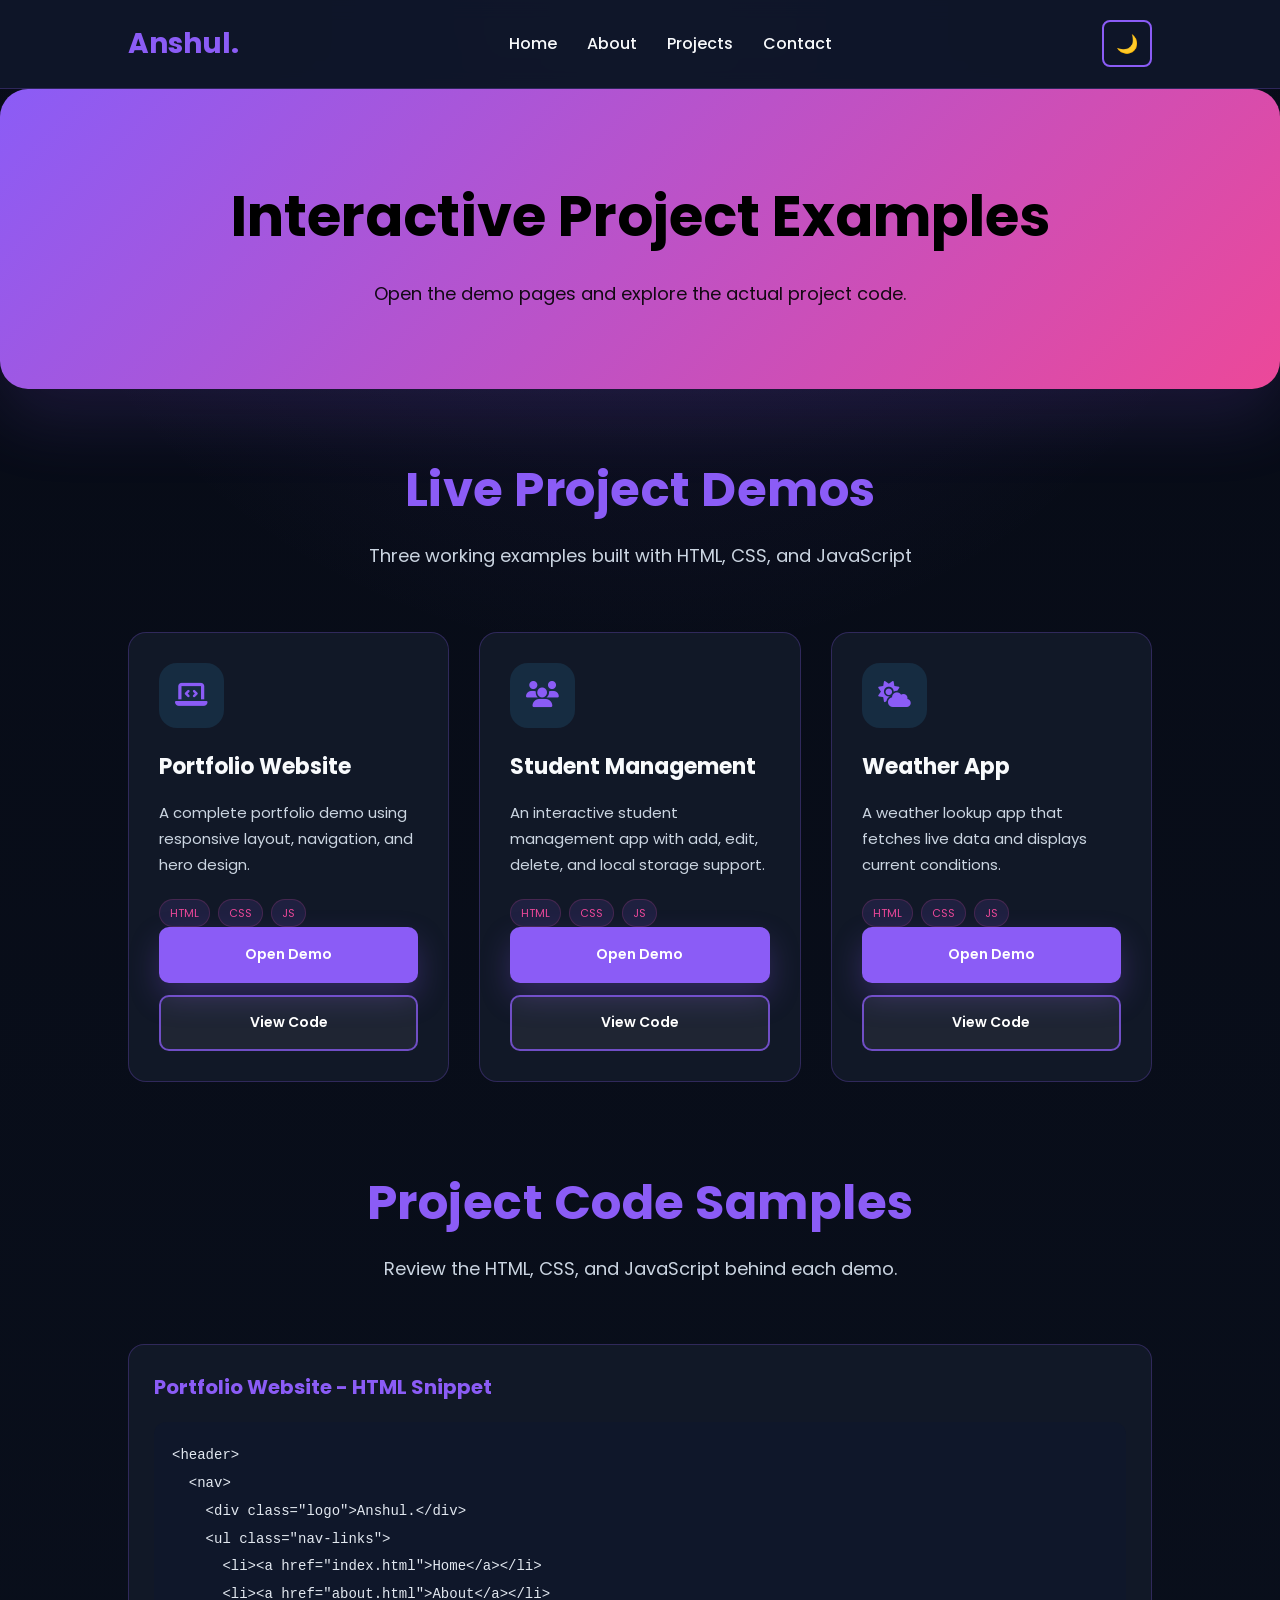
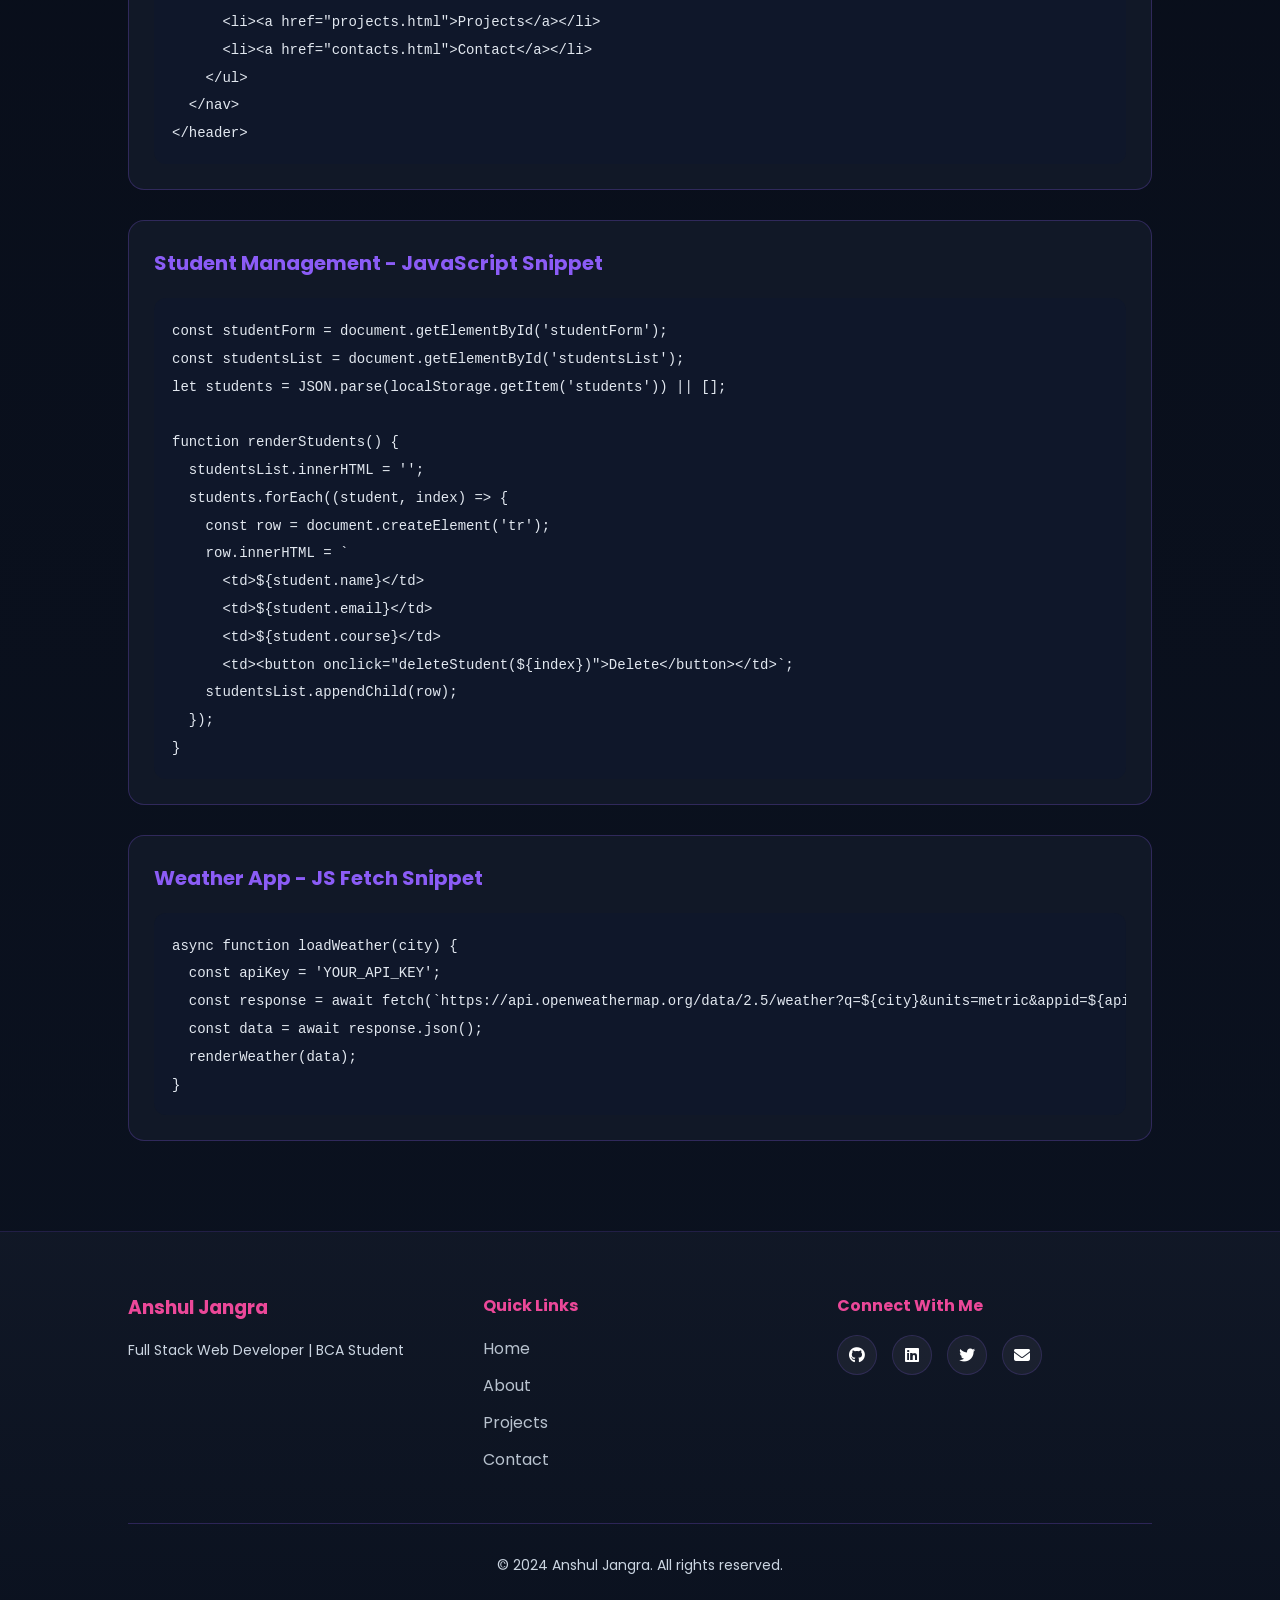
<file: project-examples.html>
<!DOCTYPE html>
<html lang="en">

<head>
    <meta charset="UTF-8">
    <meta name="viewport" content="width=device-width, initial-scale=1.0">
    <title>Project Examples | Anshul Jangra</title>
    <link rel="stylesheet" href="style.css">
    <link href="https://fonts.googleapis.com/css2?family=Poppins:wght@300;400;500;600;700&display=swap"
        rel="stylesheet">
    <link rel="stylesheet" href="https://cdnjs.cloudflare.com/ajax/libs/font-awesome/6.4.0/css/all.min.css">
</head>

<body>
    <header>
        <nav>
            <div class="logo">Anshul<span>.</span></div>
            <ul class="nav-links">
                <li><a href="index.html">Home</a></li>
                <li><a href="about.html">About</a></li>
                <li><a href="projects.html">Projects</a></li>
                <li><a href="contacts.html">Contact</a></li>
            </ul>
            <button id="theme-toggle">🌙</button>
        </nav>
    </header>

    <section class="page-hero">
        <h1>Interactive Project Examples</h1>
        <p>Open the demo pages and explore the actual project code.</p>
    </section>

    <section class="page">
        <div class="section-header">
            <h2>Live Project Demos</h2>
            <p class="section-subtitle">Three working examples built with HTML, CSS, and JavaScript</p>
        </div>

        <div class="demo-grid">
            <div class="demo-card">
                <div class="demo-icon"><i class="fas fa-laptop-code"></i></div>
                <h3>Portfolio Website</h3>
                <p>A complete portfolio demo using responsive layout, navigation, and hero design.</p>
                <div class="tech-tags">
                    <span>HTML</span>
                    <span>CSS</span>
                    <span>JS</span>
                </div>
                <div class="demo-actions">
                    <a href="portfolio-project.html" class="btn btn-primary">Open Demo</a>
                    <a href="portfolio-project.html" class="btn btn-secondary">View Code</a>
                </div>
            </div>
            <div class="demo-card">
                <div class="demo-icon"><i class="fas fa-users"></i></div>
                <h3>Student Management</h3>
                <p>An interactive student management app with add, edit, delete, and local storage support.</p>
                <div class="tech-tags">
                    <span>HTML</span>
                    <span>CSS</span>
                    <span>JS</span>
                </div>
                <div class="demo-actions">
                    <a href="student-management.html" class="btn btn-primary">Open Demo</a>
                    <a href="student-management.html" class="btn btn-secondary">View Code</a>
                </div>
            </div>
            <div class="demo-card">
                <div class="demo-icon"><i class="fas fa-cloud-sun"></i></div>
                <h3>Weather App</h3>
                <p>A weather lookup app that fetches live data and displays current conditions.</p>
                <div class="tech-tags">
                    <span>HTML</span>
                    <span>CSS</span>
                    <span>JS</span>
                </div>
                <div class="demo-actions">
                    <a href="weather-app.html" class="btn btn-primary">Open Demo</a>
                    <a href="weather-app.html" class="btn btn-secondary">View Code</a>
                </div>
            </div>
        </div>

        <div class="section-header" style="margin-top: 80px;">
            <h2>Project Code Samples</h2>
            <p class="section-subtitle">Review the HTML, CSS, and JavaScript behind each demo.</p>
        </div>

        <div class="code-block">
            <h3>Portfolio Website - HTML Snippet</h3>
            <pre><code>&lt;header&gt;
  &lt;nav&gt;
    &lt;div class="logo"&gt;Anshul.&lt;/div&gt;
    &lt;ul class="nav-links"&gt;
      &lt;li&gt;&lt;a href="index.html"&gt;Home&lt;/a&gt;&lt;/li&gt;
      &lt;li&gt;&lt;a href="about.html"&gt;About&lt;/a&gt;&lt;/li&gt;
      &lt;li&gt;&lt;a href="projects.html"&gt;Projects&lt;/a&gt;&lt;/li&gt;
      &lt;li&gt;&lt;a href="contacts.html"&gt;Contact&lt;/a&gt;&lt;/li&gt;
    &lt;/ul&gt;
  &lt;/nav&gt;
&lt;/header&gt;</code></pre>
        </div>

        <div class="code-block">
            <h3>Student Management - JavaScript Snippet</h3>
            <pre><code>const studentForm = document.getElementById('studentForm');
const studentsList = document.getElementById('studentsList');
let students = JSON.parse(localStorage.getItem('students')) || [];

function renderStudents() {
  studentsList.innerHTML = '';
  students.forEach((student, index) => {
    const row = document.createElement('tr');
    row.innerHTML = `
      &lt;td&gt;${student.name}&lt;/td&gt;
      &lt;td&gt;${student.email}&lt;/td&gt;
      &lt;td&gt;${student.course}&lt;/td&gt;
      &lt;td&gt;&lt;button onclick="deleteStudent(${index})"&gt;Delete&lt;/button&gt;&lt;/td&gt;`;
    studentsList.appendChild(row);
  });
}
</code></pre>
        </div>

        <div class="code-block">
            <h3>Weather App - JS Fetch Snippet</h3>
            <pre><code>async function loadWeather(city) {
  const apiKey = 'YOUR_API_KEY';
  const response = await fetch(`https://api.openweathermap.org/data/2.5/weather?q=${city}&units=metric&appid=${apiKey}`);
  const data = await response.json();
  renderWeather(data);
}
</code></pre>
        </div>
    </section>

    <footer>
        <div class="footer-content">
            <div class="footer-section">
                <h3>Anshul Jangra</h3>
                <p>Full Stack Web Developer | BCA Student</p>
            </div>
            <div class="footer-section">
                <h4>Quick Links</h4>
                <ul>
                    <li><a href="index.html">Home</a></li>
                    <li><a href="about.html">About</a></li>
                    <li><a href="projects.html">Projects</a></li>
                    <li><a href="contacts.html">Contact</a></li>
                </ul>
            </div>
            <div class="footer-section">
                <h4>Connect With Me</h4>
                <div class="footer-social">
                    <a href="#"><i class="fab fa-github"></i></a>
                    <a href="#"><i class="fab fa-linkedin"></i></a>
                    <a href="#"><i class="fab fa-twitter"></i></a>
                    <a href="#"><i class="fas fa-envelope"></i></a>
                </div>
            </div>
        </div>
        <div class="footer-bottom">
            <p>&copy; 2024 Anshul Jangra. All rights reserved.</p>
        </div>
    </footer>

    <script src="script.js"></script>
</body>

</html>
</file>
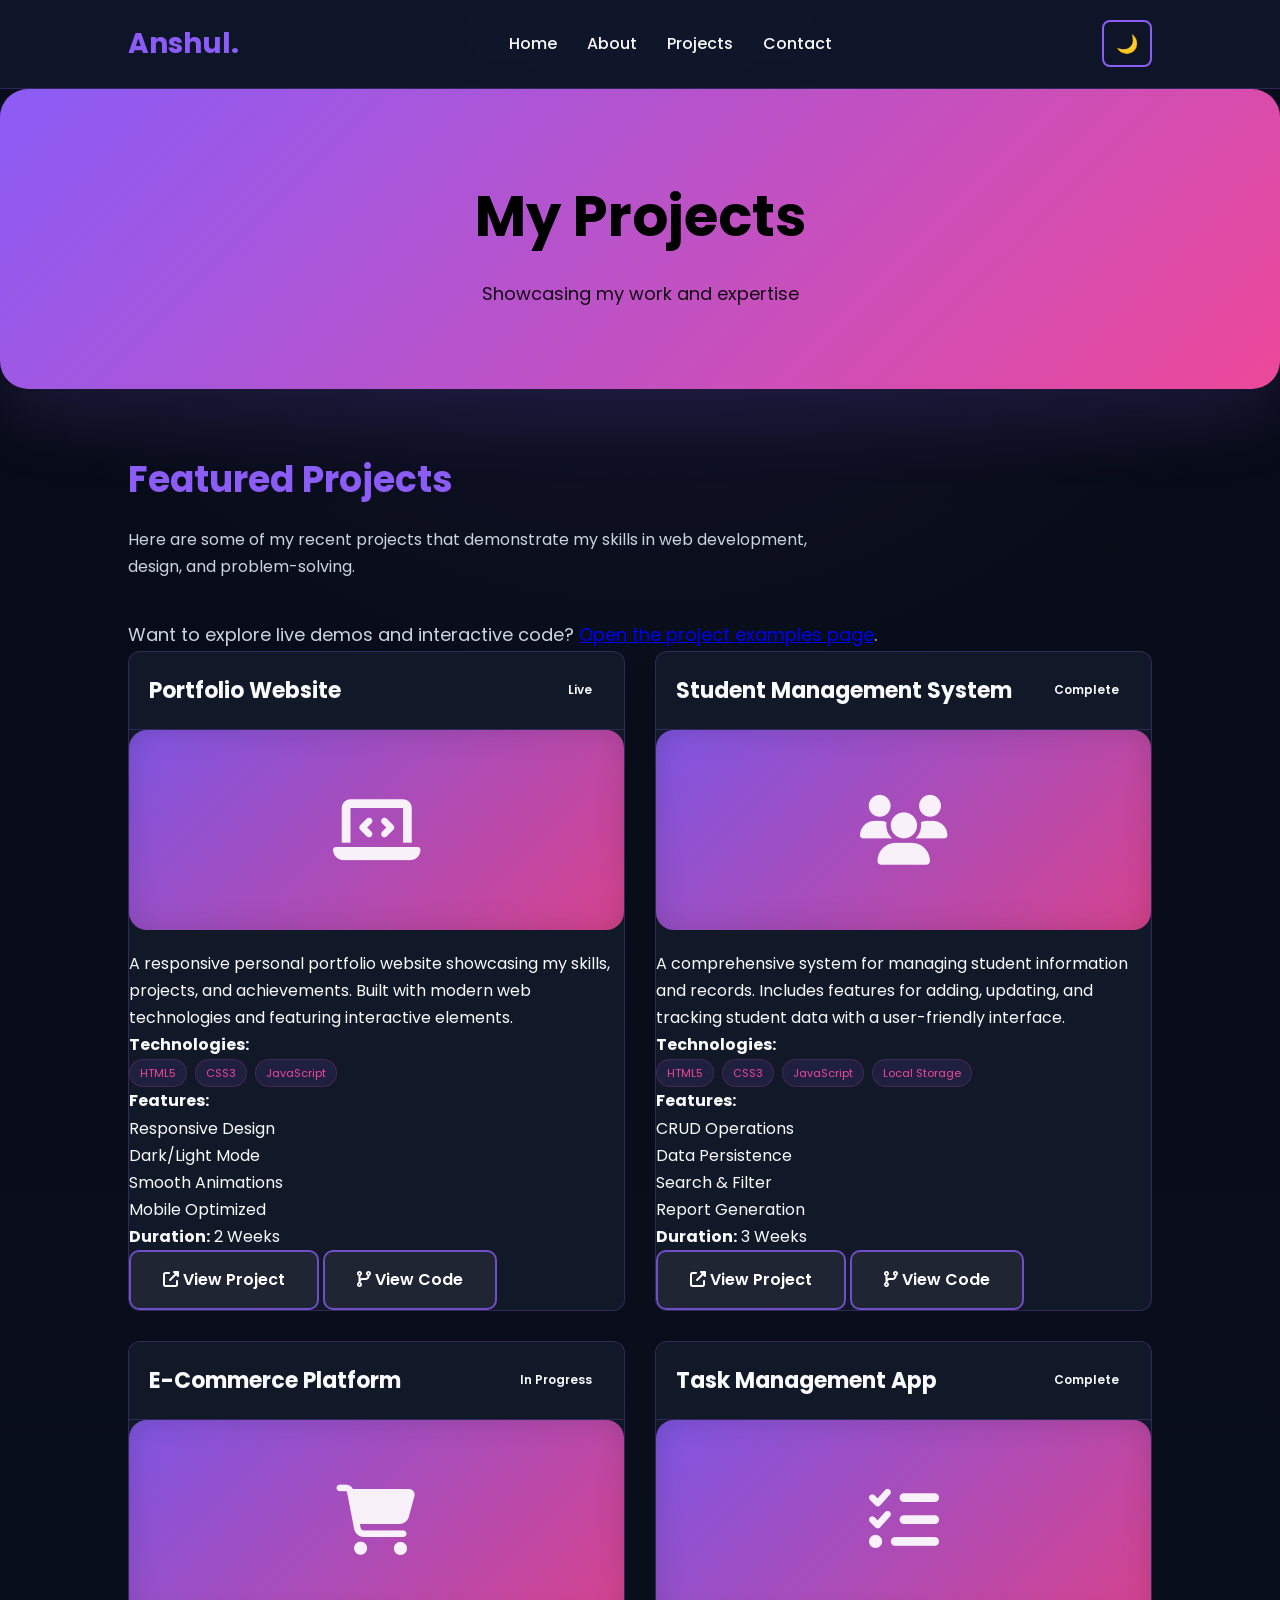
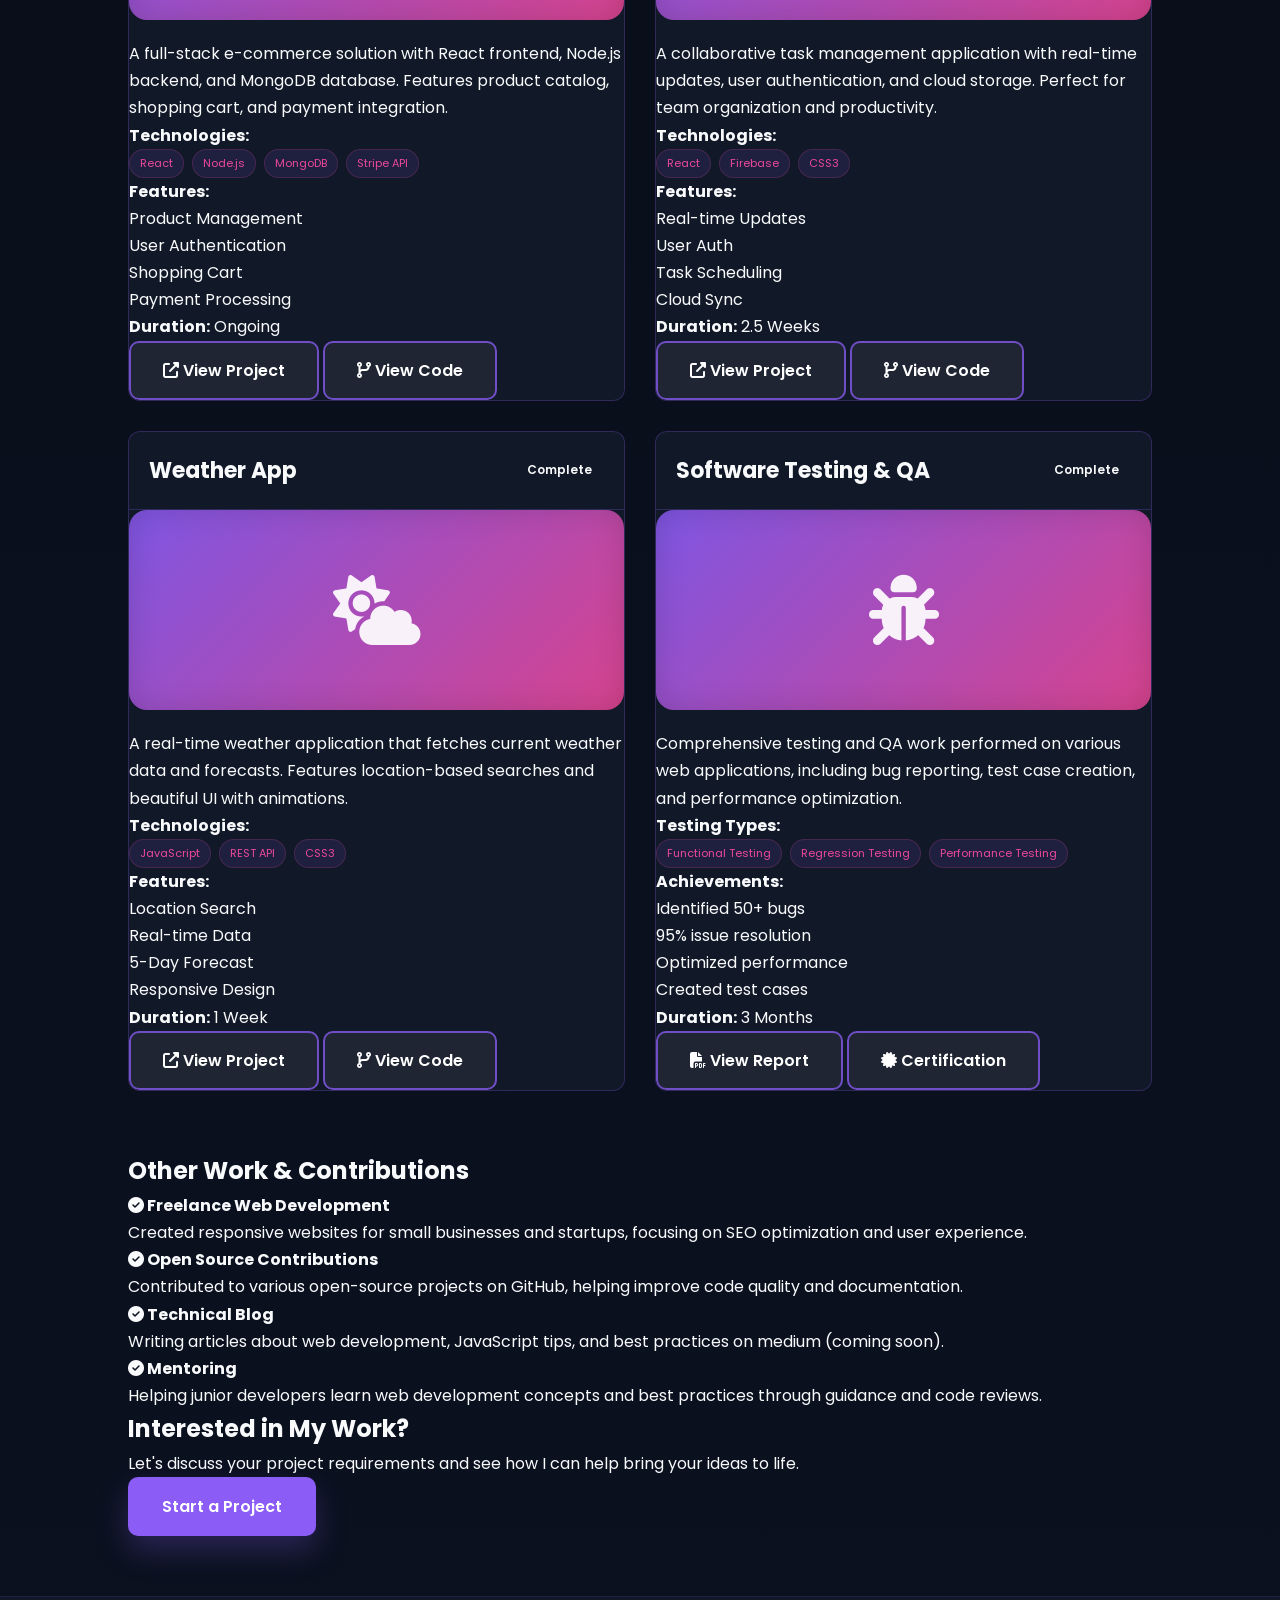
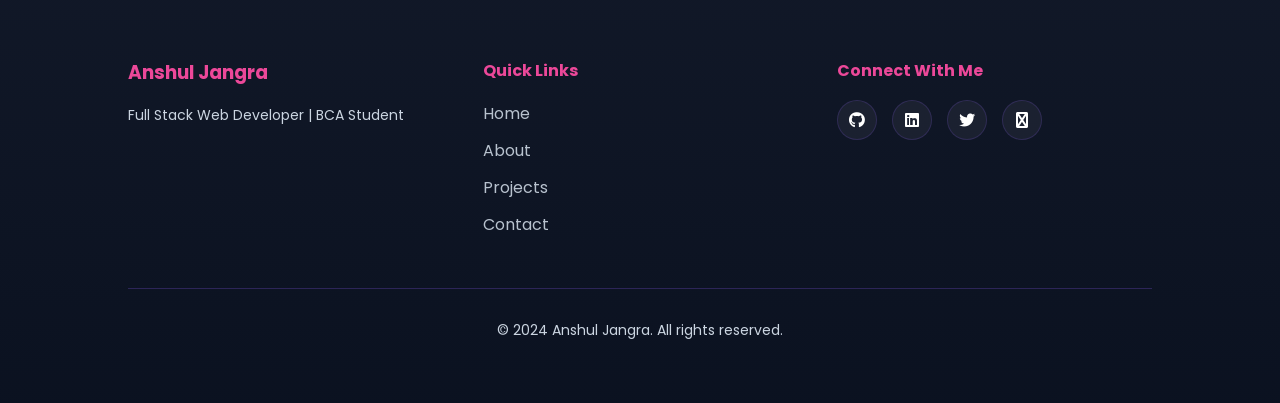
<file: projects.html>
<!DOCTYPE html>
<html lang="en">

<head>
    <meta charset="UTF-8">
    <meta name="viewport" content="width=device-width, initial-scale=1.0">
    <title>Projects | Anshul Jangra</title>
    <link rel="stylesheet" href="style.css">
    <link href="https://fonts.googleapis.com/css2?family=Poppins:wght@300;400;500;600;700&display=swap"
        rel="stylesheet">
    <link rel="stylesheet" href="https://cdnjs.cloudflare.com/ajax/libs/font-awesome/6.4.0/css/all.min.css">
</head>

<body>

    <!-- HEADER -->
    <header>
        <nav>
            <div class="logo">Anshul<span>.</span></div>
            <ul class="nav-links">
                <li><a href="index.html">Home</a></li>
                <li><a href="about.html">About</a></li>
                <li><a href="projects.html">Projects</a></li>
                <li><a href="contacts.html">Contact</a></li>
            </ul>
            <button id="theme-toggle">🌙</button>
        </nav>
    </header>

    <!-- PAGE HERO -->
    <section class="page-hero">
        <h1>My Projects</h1>
        <p>Showcasing my work and expertise</p>
    </section>

    <!-- PROJECTS CONTENT -->
    <section class="page">
        <div class="projects-section">
            <h2>Featured Projects</h2>
            <p class="section-intro">Here are some of my recent projects that demonstrate my skills in web development,
                design, and problem-solving.</p>
            <p class="section-subtitle">Want to explore live demos and interactive code? <a
                    href="project-examples.html">Open the project examples page</a>.</p>

            <div class="detailed-projects-grid">
                <!-- Project 1 -->
                <div class="detailed-project-card">
                    <div class="project-header">
                        <h3>Portfolio Website</h3>
                        <span class="project-status">Live</span>
                    </div>
                    <div class="project-image">
                        <i class="fas fa-laptop-code"></i>
                    </div>
                    <p class="project-description">A responsive personal portfolio website showcasing my skills,
                        projects, and achievements. Built with modern web technologies and featuring interactive
                        elements.</p>
                    <div class="project-details">
                        <div class="detail-item">
                            <strong>Technologies:</strong>
                            <div class="tech-tags">
                                <span>HTML5</span>
                                <span>CSS3</span>
                                <span>JavaScript</span>
                            </div>
                        </div>
                        <div class="detail-item">
                            <strong>Features:</strong>
                            <ul>
                                <li>Responsive Design</li>
                                <li>Dark/Light Mode</li>
                                <li>Smooth Animations</li>
                                <li>Mobile Optimized</li>
                            </ul>
                        </div>
                        <div class="detail-item">
                            <strong>Duration:</strong> 2 Weeks
                        </div>
                    </div>
                    <div class="project-links">
                        <a href="portfolio-project.html" class="btn btn-secondary"><i
                                class="fas fa-external-link-alt"></i> View Project</a>
                        <a href="portfolio-project.html" class="btn btn-secondary"><i class="fas fa-code-branch"></i>
                            View Code</a>
                    </div>
                </div>

                <!-- Project 2 -->
                <div class="detailed-project-card">
                    <div class="project-header">
                        <h3>Student Management System</h3>
                        <span class="project-status">Complete</span>
                    </div>
                    <div class="project-image">
                        <i class="fas fa-users"></i>
                    </div>
                    <p class="project-description">A comprehensive system for managing student information and records.
                        Includes features for adding, updating, and tracking student data with a user-friendly
                        interface.</p>
                    <div class="project-details">
                        <div class="detail-item">
                            <strong>Technologies:</strong>
                            <div class="tech-tags">
                                <span>HTML5</span>
                                <span>CSS3</span>
                                <span>JavaScript</span>
                                <span>Local Storage</span>
                            </div>
                        </div>
                        <div class="detail-item">
                            <strong>Features:</strong>
                            <ul>
                                <li>CRUD Operations</li>
                                <li>Data Persistence</li>
                                <li>Search & Filter</li>
                                <li>Report Generation</li>
                            </ul>
                        </div>
                        <div class="detail-item">
                            <strong>Duration:</strong> 3 Weeks
                        </div>
                    </div>
                    <div class="project-links">
                        <a href="student-management.html" class="btn btn-secondary"><i
                                class="fas fa-external-link-alt"></i> View Project</a>
                        <a href="student-management.html" class="btn btn-secondary"><i class="fas fa-code-branch"></i>
                            View Code</a>
                    </div>
                </div>

                <!-- Project 3 -->
                <div class="detailed-project-card">
                    <div class="project-header">
                        <h3>E-Commerce Platform</h3>
                        <span class="project-status">In Progress</span>
                    </div>
                    <div class="project-image">
                        <i class="fas fa-shopping-cart"></i>
                    </div>
                    <p class="project-description">A full-stack e-commerce solution with React frontend, Node.js
                        backend, and MongoDB database. Features product catalog, shopping cart, and payment integration.
                    </p>
                    <div class="project-details">
                        <div class="detail-item">
                            <strong>Technologies:</strong>
                            <div class="tech-tags">
                                <span>React</span>
                                <span>Node.js</span>
                                <span>MongoDB</span>
                                <span>Stripe API</span>
                            </div>
                        </div>
                        <div class="detail-item">
                            <strong>Features:</strong>
                            <ul>
                                <li>Product Management</li>
                                <li>User Authentication</li>
                                <li>Shopping Cart</li>
                                <li>Payment Processing</li>
                            </ul>
                        </div>
                        <div class="detail-item">
                            <strong>Duration:</strong> Ongoing
                        </div>
                    </div>
                    <div class="project-links">
                        <a href="student-management.html" class="btn btn-secondary"><i
                                class="fas fa-external-link-alt"></i> View Project</a>
                        <a href="student-management.html" class="btn btn-secondary"><i class="fas fa-code-branch"></i>
                            View Code</a>
                    </div>
                </div>

                <!-- Project 4 -->
                <div class="detailed-project-card">
                    <div class="project-header">
                        <h3>Task Management App</h3>
                        <span class="project-status">Complete</span>
                    </div>
                    <div class="project-image">
                        <i class="fas fa-tasks"></i>
                    </div>
                    <p class="project-description">A collaborative task management application with real-time updates,
                        user authentication, and cloud storage. Perfect for team organization and productivity.</p>
                    <div class="project-details">
                        <div class="detail-item">
                            <strong>Technologies:</strong>
                            <div class="tech-tags">
                                <span>React</span>
                                <span>Firebase</span>
                                <span>CSS3</span>
                            </div>
                        </div>
                        <div class="detail-item">
                            <strong>Features:</strong>
                            <ul>
                                <li>Real-time Updates</li>
                                <li>User Auth</li>
                                <li>Task Scheduling</li>
                                <li>Cloud Sync</li>
                            </ul>
                        </div>
                        <div class="detail-item">
                            <strong>Duration:</strong> 2.5 Weeks
                        </div>
                    </div>
                    <div class="project-links">
                        <a href="weather-app.html" class="btn btn-secondary"><i class="fas fa-external-link-alt"></i>
                            View Project</a>
                        <a href="weather-app.html" class="btn btn-secondary"><i class="fas fa-code-branch"></i> View
                            Code</a>
                    </div>
                </div>

                <!-- Project 5 -->
                <div class="detailed-project-card">
                    <div class="project-header">
                        <h3>Weather App</h3>
                        <span class="project-status">Complete</span>
                    </div>
                    <div class="project-image">
                        <i class="fas fa-cloud-sun"></i>
                    </div>
                    <p class="project-description">A real-time weather application that fetches current weather data and
                        forecasts. Features location-based searches and beautiful UI with animations.</p>
                    <div class="project-details">
                        <div class="detail-item">
                            <strong>Technologies:</strong>
                            <div class="tech-tags">
                                <span>JavaScript</span>
                                <span>REST API</span>
                                <span>CSS3</span>
                            </div>
                        </div>
                        <div class="detail-item">
                            <strong>Features:</strong>
                            <ul>
                                <li>Location Search</li>
                                <li>Real-time Data</li>
                                <li>5-Day Forecast</li>
                                <li>Responsive Design</li>
                            </ul>
                        </div>
                        <div class="detail-item">
                            <strong>Duration:</strong> 1 Week
                        </div>
                    </div>
                    <div class="project-links">
                        <a href="#" class="btn btn-secondary"><i class="fas fa-external-link-alt"></i> View Project</a>
                        <a href="#" class="btn btn-secondary"><i class="fas fa-code-branch"></i> View Code</a>
                    </div>
                </div>

                <!-- Project 6 -->
                <div class="detailed-project-card">
                    <div class="project-header">
                        <h3>Software Testing & QA</h3>
                        <span class="project-status">Complete</span>
                    </div>
                    <div class="project-image">
                        <i class="fas fa-bug"></i>
                    </div>
                    <p class="project-description">Comprehensive testing and QA work performed on various web
                        applications, including bug reporting, test case creation, and performance optimization.</p>
                    <div class="project-details">
                        <div class="detail-item">
                            <strong>Testing Types:</strong>
                            <div class="tech-tags">
                                <span>Functional Testing</span>
                                <span>Regression Testing</span>
                                <span>Performance Testing</span>
                            </div>
                        </div>
                        <div class="detail-item">
                            <strong>Achievements:</strong>
                            <ul>
                                <li>Identified 50+ bugs</li>
                                <li>95% issue resolution</li>
                                <li>Optimized performance</li>
                                <li>Created test cases</li>
                            </ul>
                        </div>
                        <div class="detail-item">
                            <strong>Duration:</strong> 3 Months
                        </div>
                    </div>
                    <div class="project-links">
                        <a href="project-examples.html" class="btn btn-secondary"><i class="fas fa-file-pdf"></i> View
                            Report</a>
                        <a href="project-examples.html" class="btn btn-secondary"><i class="fas fa-certificate"></i>
                            Certification</a>
                    </div>
                </div>
            </div>
        </div>

        <!-- Other Work Section -->
        <div class="other-work-section">
            <h2>Other Work & Contributions</h2>
            <div class="work-list">
                <div class="work-item">
                    <h4><i class="fas fa-check-circle"></i> Freelance Web Development</h4>
                    <p>Created responsive websites for small businesses and startups, focusing on SEO optimization and
                        user experience.</p>
                </div>
                <div class="work-item">
                    <h4><i class="fas fa-check-circle"></i> Open Source Contributions</h4>
                    <p>Contributed to various open-source projects on GitHub, helping improve code quality and
                        documentation.</p>
                </div>
                <div class="work-item">
                    <h4><i class="fas fa-check-circle"></i> Technical Blog</h4>
                    <p>Writing articles about web development, JavaScript tips, and best practices on medium (coming
                        soon).</p>
                </div>
                <div class="work-item">
                    <h4><i class="fas fa-check-circle"></i> Mentoring</h4>
                    <p>Helping junior developers learn web development concepts and best practices through guidance and
                        code reviews.</p>
                </div>
            </div>
        </div>

        <div class="cta-section">
            <h2>Interested in My Work?</h2>
            <p>Let's discuss your project requirements and see how I can help bring your ideas to life.</p>
            <a href="contacts.html" class="btn btn-primary">Start a Project</a>
        </div>

    </section>

    <!-- FOOTER -->
    <footer>
        <div class="footer-content">
            <div class="footer-section">
                <h3>Anshul Jangra</h3>
                <p>Full Stack Web Developer | BCA Student</p>
            </div>
            <div class="footer-section">
                <h4>Quick Links</h4>
                <ul>
                    <li><a href="index.html">Home</a></li>
                    <li><a href="about.html">About</a></li>
                    <li><a href="projects.html">Projects</a></li>
                    <li><a href="contacts.html">Contact</a></li>
                </ul>
            </div>
            <div class="footer-section">
                <h4>Connect With Me</h4>
                <div class="footer-social">
                    <a href="#"><i class="fab fa-github"></i></a>
                    <a href="#"><i class="fab fa-linkedin"></i></a>
                    <a href="#"><i class="fab fa-twitter"></i></a>
                    <a href="#"><i class="fab fa-envelope"></i></a>
                </div>
            </div>
        </div>
        <div class="footer-bottom">
            <p>&copy; 2024 Anshul Jangra. All rights reserved.</p>
        </div>
    </footer>

    <script src="script.js"></script>
</body>

</html>
</file>
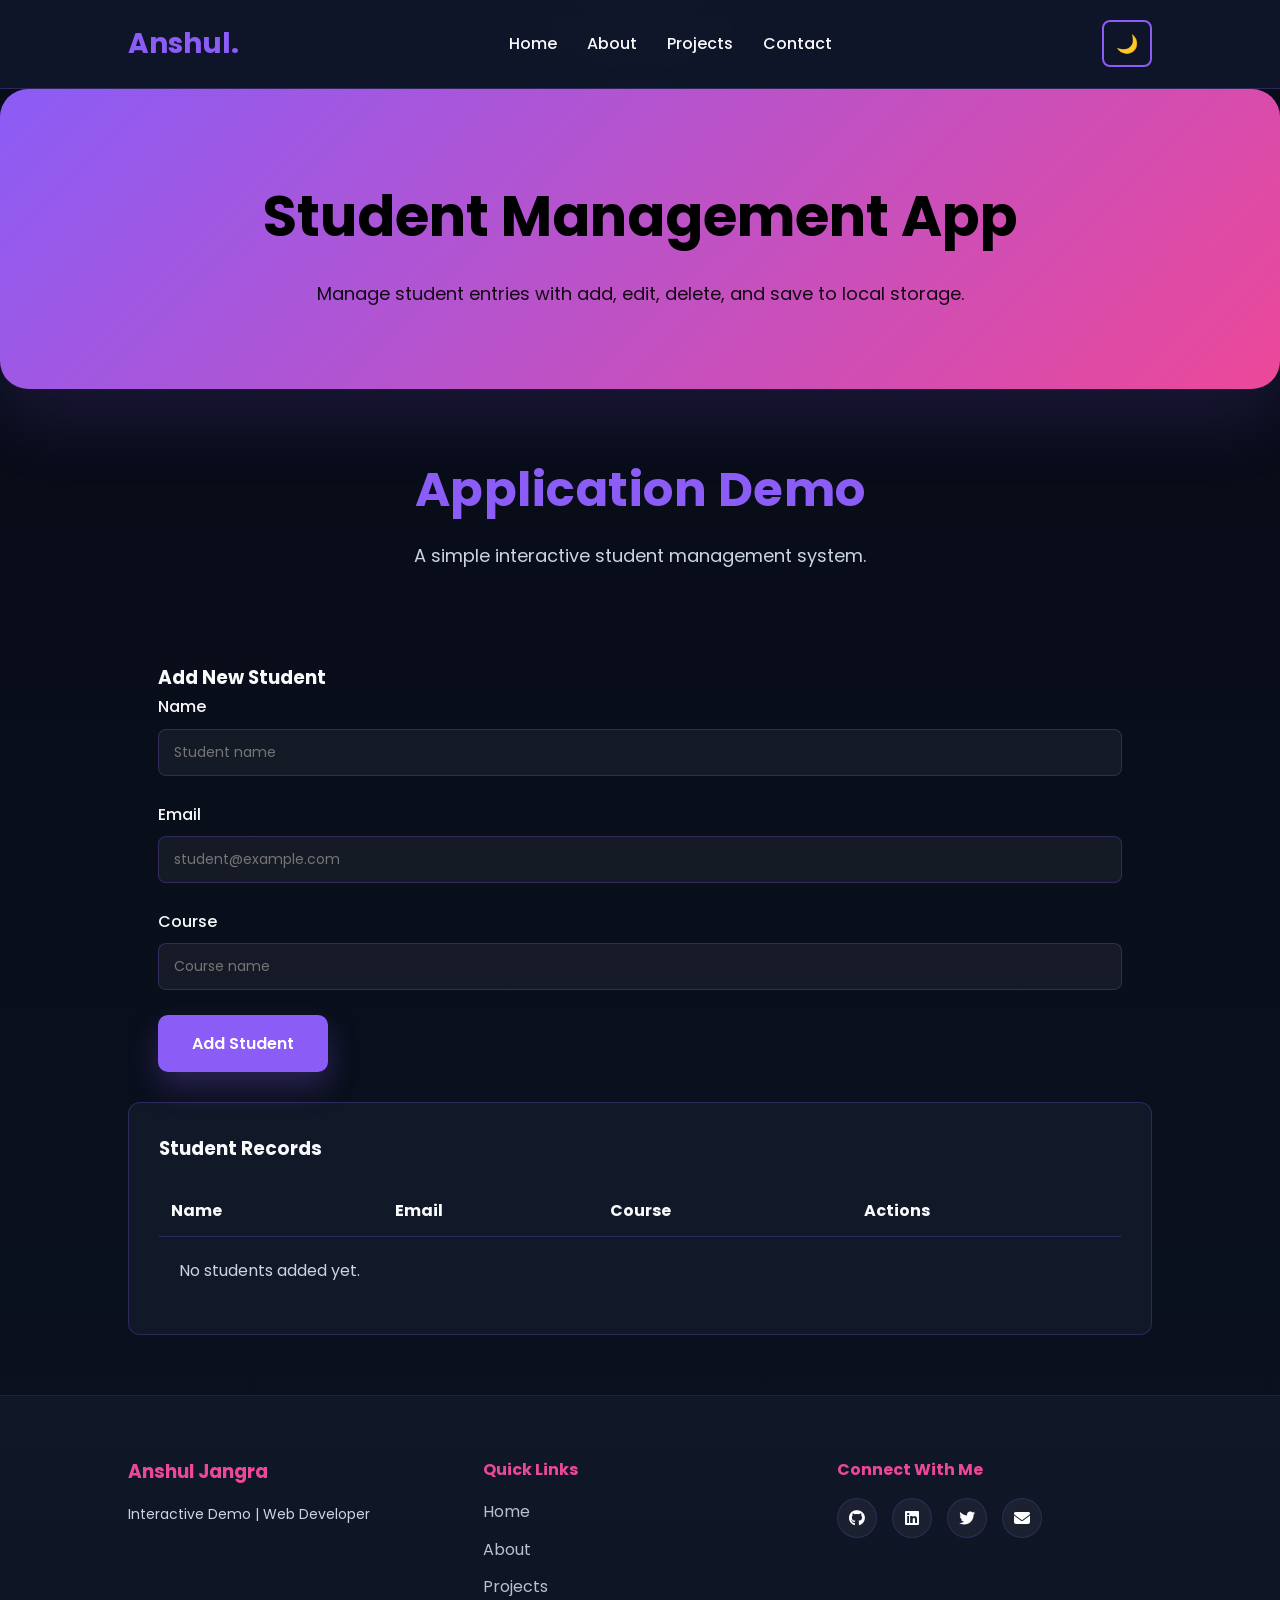
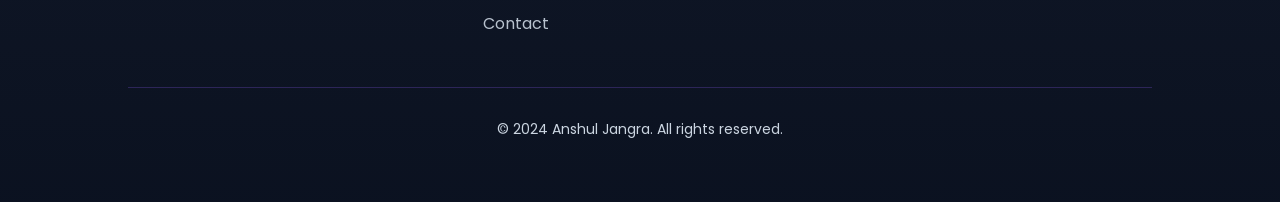
<file: student-management.html>
<!DOCTYPE html>
<html lang="en">

<head>
    <meta charset="UTF-8">
    <meta name="viewport" content="width=device-width, initial-scale=1.0">
    <title>Student Management App | Anshul Jangra</title>
    <link rel="stylesheet" href="style.css">
    <link href="https://fonts.googleapis.com/css2?family=Poppins:wght@300;400;500;600;700&display=swap"
        rel="stylesheet">
    <link rel="stylesheet" href="https://cdnjs.cloudflare.com/ajax/libs/font-awesome/6.4.0/css/all.min.css">
</head>

<body>
    <header>
        <nav>
            <div class="logo">Anshul<span>.</span></div>
            <ul class="nav-links">
                <li><a href="index.html">Home</a></li>
                <li><a href="about.html">About</a></li>
                <li><a href="projects.html">Projects</a></li>
                <li><a href="contacts.html">Contact</a></li>
            </ul>
            <button id="theme-toggle">🌙</button>
        </nav>
    </header>

    <section class="page-hero">
        <h1>Student Management App</h1>
        <p>Manage student entries with add, edit, delete, and save to local storage.</p>
    </section>

    <section class="page">
        <div class="section-header">
            <h2>Application Demo</h2>
            <p class="section-subtitle">A simple interactive student management system.</p>
        </div>

        <div class="contact-container">
            <div class="contact-form-section" style="padding: 30px;">
                <h3>Add New Student</h3>
                <form id="studentForm">
                    <div class="form-group">
                        <label for="studentName">Name</label>
                        <input type="text" id="studentName" placeholder="Student name" required>
                    </div>
                    <div class="form-group">
                        <label for="studentEmail">Email</label>
                        <input type="email" id="studentEmail" placeholder="student@example.com" required>
                    </div>
                    <div class="form-group">
                        <label for="studentCourse">Course</label>
                        <input type="text" id="studentCourse" placeholder="Course name" required>
                    </div>
                    <button type="submit" class="btn btn-primary btn-large">Add Student</button>
                    <div id="studentMessage" class="form-message"></div>
                </form>
            </div>

            <div class="contact-info"
                style="padding: 30px; background: var(--light-bg); border-radius: 12px; border: 1px solid var(--border-color);">
                <h3>Student Records</h3>
                <table style="width:100%; border-collapse: collapse; margin-top: 20px;">
                    <thead>
                        <tr>
                            <th style="text-align:left; padding: 12px; border-bottom: 1px solid var(--border-color);">
                                Name</th>
                            <th style="text-align:left; padding: 12px; border-bottom: 1px solid var(--border-color);">
                                Email</th>
                            <th style="text-align:left; padding: 12px; border-bottom: 1px solid var(--border-color);">
                                Course</th>
                            <th style="text-align:left; padding: 12px; border-bottom: 1px solid var(--border-color);">
                                Actions</th>
                        </tr>
                    </thead>
                    <tbody id="studentsList"></tbody>
                </table>
            </div>
        </div>
    </section>

    <footer>
        <div class="footer-content">
            <div class="footer-section">
                <h3>Anshul Jangra</h3>
                <p>Interactive Demo | Web Developer</p>
            </div>
            <div class="footer-section">
                <h4>Quick Links</h4>
                <ul>
                    <li><a href="index.html">Home</a></li>
                    <li><a href="about.html">About</a></li>
                    <li><a href="projects.html">Projects</a></li>
                    <li><a href="contacts.html">Contact</a></li>
                </ul>
            </div>
            <div class="footer-section">
                <h4>Connect With Me</h4>
                <div class="footer-social">
                    <a href="#"><i class="fab fa-github"></i></a>
                    <a href="#"><i class="fab fa-linkedin"></i></a>
                    <a href="#"><i class="fab fa-twitter"></i></a>
                    <a href="#"><i class="fas fa-envelope"></i></a>
                </div>
            </div>
        </div>
        <div class="footer-bottom">
            <p>&copy; 2024 Anshul Jangra. All rights reserved.</p>
        </div>
    </footer>

    <script>
        const studentForm = document.getElementById('studentForm');
        const studentsList = document.getElementById('studentsList');
        const studentMessage = document.getElementById('studentMessage');

        let students = JSON.parse(localStorage.getItem('students')) || [];

        function saveStudents() {
            localStorage.setItem('students', JSON.stringify(students));
        }

        function renderStudents() {
            studentsList.innerHTML = '';
            if (students.length === 0) {
                studentsList.innerHTML = '<tr><td colspan="4" style="padding: 20px; color: var(--text-secondary);">No students added yet.</td></tr>';
                return;
            }

            students.forEach((student, index) => {
                const row = document.createElement('tr');
                row.innerHTML = `
                    <td style="padding: 12px; border-bottom: 1px solid var(--border-color);">${student.name}</td>
                    <td style="padding: 12px; border-bottom: 1px solid var(--border-color);">${student.email}</td>
                    <td style="padding: 12px; border-bottom: 1px solid var(--border-color);">${student.course}</td>
                    <td style="padding: 12px; border-bottom: 1px solid var(--border-color);">
                        <button class="btn btn-secondary btn-small" onclick="deleteStudent(${index})">Delete</button>
                    </td>`;
                studentsList.appendChild(row);
            });
        }

        function deleteStudent(index) {
            students.splice(index, 1);
            saveStudents();
            renderStudents();
            showMessage('Student removed successfully.', '#f59e0b');
        }

        function showMessage(text, color) {
            studentMessage.textContent = text;
            studentMessage.style.color = color;
            setTimeout(() => {
                studentMessage.textContent = '';
            }, 3000);
        }

        studentForm.addEventListener('submit', (e) => {
            e.preventDefault();
            const name = document.getElementById('studentName').value.trim();
            const email = document.getElementById('studentEmail').value.trim();
            const course = document.getElementById('studentCourse').value.trim();

            if (!name || !email || !course) {
                showMessage('Please fill in all fields.', '#ef4444');
                return;
            }

            students.push({ name, email, course });
            saveStudents();
            renderStudents();
            studentForm.reset();
            showMessage('Student added successfully!', '#38bdf8');
        });

        renderStudents();
    </script>
    <script src="script.js"></script>
</body>

</html>
</file>
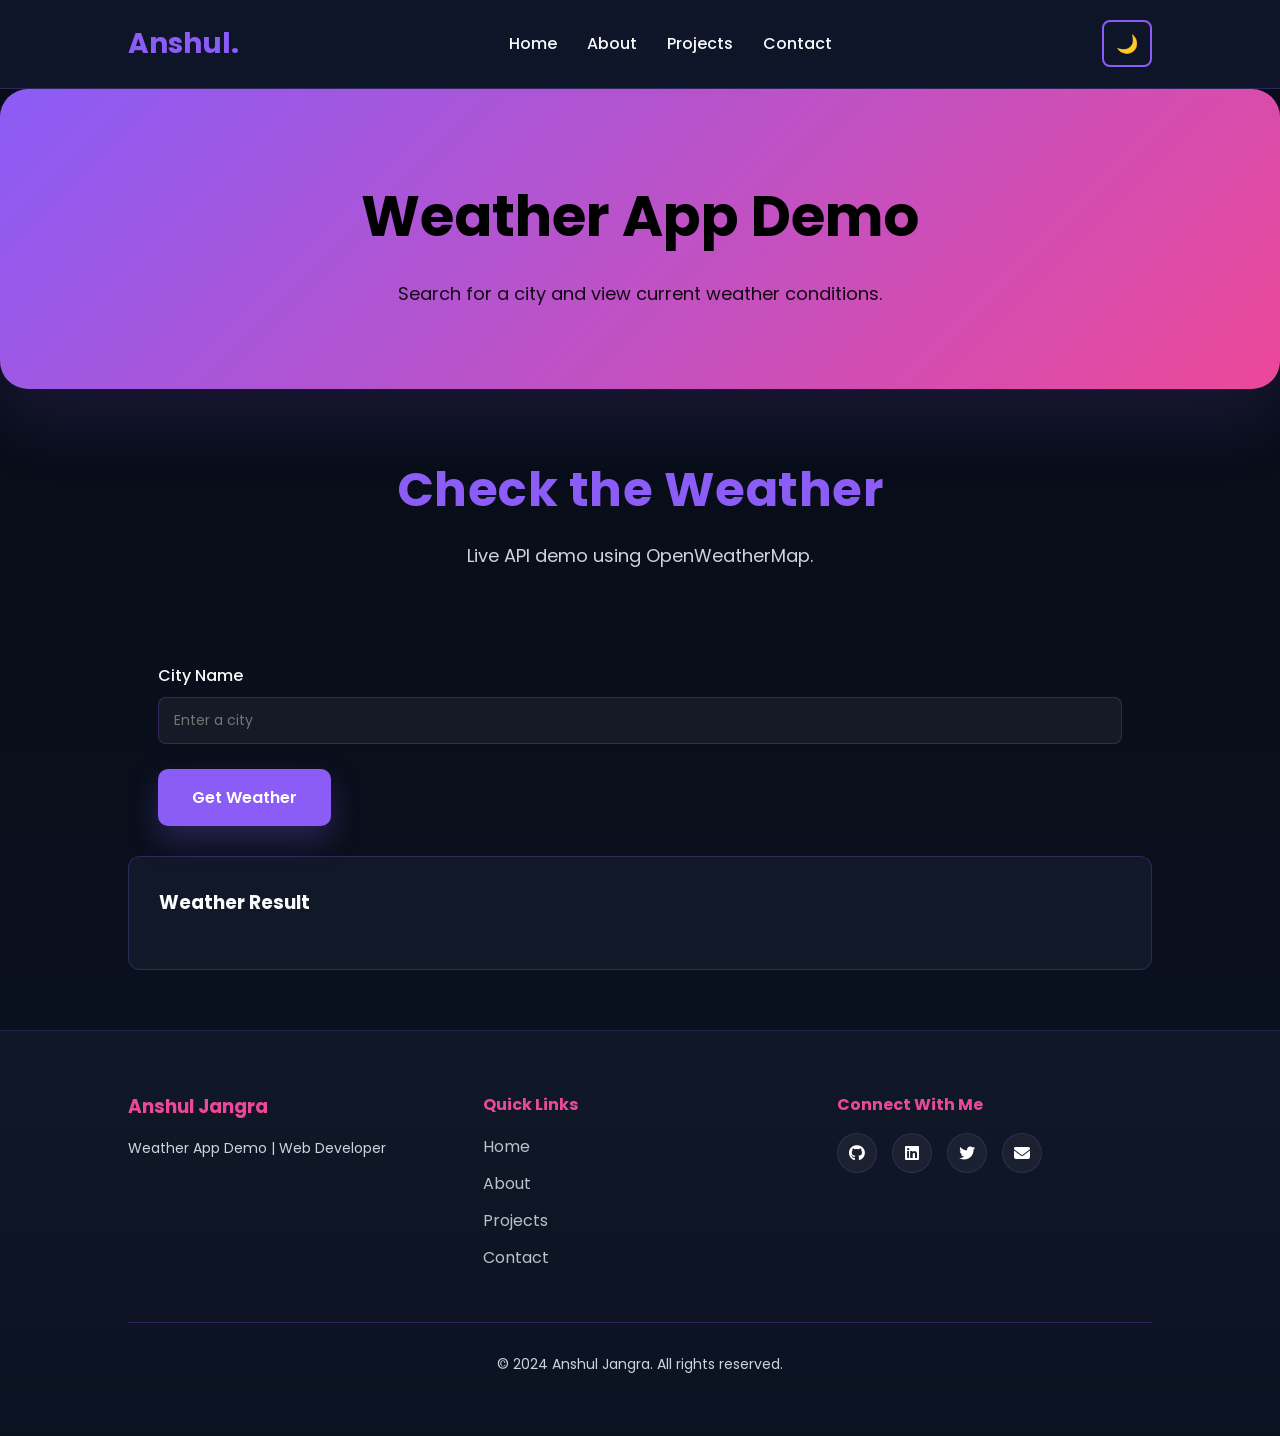
<file: weather-app.html>
<!DOCTYPE html>
<html lang="en">

<head>
    <meta charset="UTF-8">
    <meta name="viewport" content="width=device-width, initial-scale=1.0">
    <title>Weather App | Anshul Jangra</title>
    <link rel="stylesheet" href="style.css">
    <link href="https://fonts.googleapis.com/css2?family=Poppins:wght@300;400;500;600;700&display=swap"
        rel="stylesheet">
    <link rel="stylesheet" href="https://cdnjs.cloudflare.com/ajax/libs/font-awesome/6.4.0/css/all.min.css">
</head>

<body>
    <header>
        <nav>
            <div class="logo">Anshul<span>.</span></div>
            <ul class="nav-links">
                <li><a href="index.html">Home</a></li>
                <li><a href="about.html">About</a></li>
                <li><a href="projects.html">Projects</a></li>
                <li><a href="contacts.html">Contact</a></li>
            </ul>
            <button id="theme-toggle">🌙</button>
        </nav>
    </header>

    <section class="page-hero">
        <h1>Weather App Demo</h1>
        <p>Search for a city and view current weather conditions.</p>
    </section>

    <section class="page">
        <div class="section-header">
            <h2>Check the Weather</h2>
            <p class="section-subtitle">Live API demo using OpenWeatherMap.</p>
        </div>

        <div class="contact-container">
            <div class="contact-form-section" style="padding: 30px;">
                <form id="weatherForm">
                    <div class="form-group">
                        <label for="city">City Name</label>
                        <input type="text" id="city" placeholder="Enter a city" required>
                    </div>
                    <button type="submit" class="btn btn-primary btn-large">Get Weather</button>
                    <div id="weatherMessage" class="form-message"></div>
                </form>
            </div>

            <div class="contact-info"
                style="padding: 30px; background: var(--light-bg); border-radius: 12px; border: 1px solid var(--border-color);">
                <h3>Weather Result</h3>
                <div id="weatherResult" style="margin-top: 20px; color: var(--text-secondary);"></div>
            </div>
        </div>
    </section>

    <footer>
        <div class="footer-content">
            <div class="footer-section">
                <h3>Anshul Jangra</h3>
                <p>Weather App Demo | Web Developer</p>
            </div>
            <div class="footer-section">
                <h4>Quick Links</h4>
                <ul>
                    <li><a href="index.html">Home</a></li>
                    <li><a href="about.html">About</a></li>
                    <li><a href="projects.html">Projects</a></li>
                    <li><a href="contacts.html">Contact</a></li>
                </ul>
            </div>
            <div class="footer-section">
                <h4>Connect With Me</h4>
                <div class="footer-social">
                    <a href="#"><i class="fab fa-github"></i></a>
                    <a href="#"><i class="fab fa-linkedin"></i></a>
                    <a href="#"><i class="fab fa-twitter"></i></a>
                    <a href="#"><i class="fas fa-envelope"></i></a>
                </div>
            </div>
        </div>
        <div class="footer-bottom">
            <p>&copy; 2024 Anshul Jangra. All rights reserved.</p>
        </div>
    </footer>

    <script>
        const weatherForm = document.getElementById('weatherForm');
        const weatherResult = document.getElementById('weatherResult');
        const weatherMessage = document.getElementById('weatherMessage');

        async function loadWeather(city) {
            const apiKey = 'YOUR_API_KEY';
            try {
                const response = await fetch(`https://api.openweathermap.org/data/2.5/weather?q=${city}&units=metric&appid=${apiKey}`);
                if (!response.ok) throw new Error('City not found');
                const data = await response.json();
                renderWeather(data);
            } catch (error) {
                weatherMessage.textContent = error.message;
                weatherMessage.style.color = '#ef4444';
                weatherResult.innerHTML = '';
            }
        }

        function renderWeather(data) {
            weatherMessage.textContent = '';
            weatherResult.innerHTML = `
                <div style="padding: 20px; background: rgba(56,189,248,0.1); border-radius: 12px;">
                    <h3 style="color: var(--primary-color);">${data.name}, ${data.sys.country}</h3>
                    <p style="font-size: 22px; margin: 10px 0;"><strong>${data.main.temp}°C</strong> - ${data.weather[0].description}</p>
                    <p style="margin: 8px 0;">Humidity: ${data.main.humidity}%</p>
                    <p style="margin: 8px 0;">Wind Speed: ${data.wind.speed} m/s</p>
                </div>
            `;
        }

        weatherForm.addEventListener('submit', (e) => {
            e.preventDefault();
            const city = document.getElementById('city').value.trim();
            if (!city) {
                weatherMessage.textContent = 'Please enter a city name.';
                weatherMessage.style.color = '#ef4444';
                return;
            }
            weatherMessage.textContent = 'Loading weather...';
            weatherMessage.style.color = '#38bdf8';
            loadWeather(city);
        });
    </script>
    <script src="script.js"></script>
</body>

</html>
</file>
<file: style.css>
/* ROOT & GENERAL STYLES */
* {
    margin: 0;
    padding: 0;
    box-sizing: border-box;
    font-family: 'Poppins', sans-serif;
}

:root {
    --primary-color: #8b5cf6;
    --secondary-color: #ec4899;
    --dark-bg: #0b1220;
    --light-bg: #111827;
    --text-color: #f8fafc;
    --text-secondary: #cbd5e1;
    --border-color: rgba(139, 92, 246, 0.25);
}

body {
    background: radial-gradient(circle at top, rgba(139, 92, 246, 0.12), transparent 20%),
        linear-gradient(180deg, #070b16 0%, var(--dark-bg) 100%);
    color: var(--text-color);
    transition: 0.3s ease;
    line-height: 1.7;
}

body.light-mode {
    background: #f8fafc;
    color: #1e293b;
    --text-secondary: #64748b;
}

.page-hero {
    background: linear-gradient(135deg, rgba(139, 92, 246, 0.18), rgba(236, 72, 153, 0.18));
    border-radius: 28px;
    padding: 70px 10%;
    box-shadow: 0 30px 70px rgba(139, 92, 246, 0.14);
}

.section-header h2 {
    color: var(--primary-color);
    letter-spacing: 0.5px;
}

.section-header p,
.section-subtitle {
    color: var(--text-secondary);
}


/* HEADER & NAVIGATION */
header {
    padding: 20px 10%;
    position: sticky;
    top: 0;
    background: rgba(15, 23, 42, 0.95);
    backdrop-filter: blur(10px);
    z-index: 1000;
    border-bottom: 1px solid var(--border-color);
}

nav {
    display: flex;
    justify-content: space-between;
    align-items: center;
    gap: 20px;
}

.logo {
    font-size: 28px;
    font-weight: 700;
    color: var(--primary-color);
    white-space: nowrap;
}

.logo span {
    color: var(--primary-color);
}

.nav-links {
    display: flex;
    gap: 30px;
    list-style: none;
    align-items: center;
}

nav a {
    text-decoration: none;
    color: var(--text-color);
    font-weight: 500;
    transition: color 0.3s ease;
    position: relative;
    white-space: nowrap;
}

nav a:hover {
    color: var(--primary-color);
}

nav a::after {
    content: '';
    position: absolute;
    width: 0;
    height: 2px;
    bottom: -5px;
    left: 0;
    background: var(--primary-color);
    transition: width 0.3s ease;
}

nav a:hover::after {
    width: 100%;
}

#theme-toggle {
    padding: 8px 12px;
    border: 2px solid var(--primary-color);
    background: transparent;
    border-radius: 8px;
    cursor: pointer;
    font-size: 18px;
    transition: all 0.3s ease;
    flex-shrink: 0;
}

#theme-toggle:hover {
    background: var(--primary-color);
}

/* MOBILE MENU TOGGLE */
.mobile-menu-btn {
    display: none;
    background: transparent;
    border: none;
    color: var(--text-color);
    font-size: 24px;
    cursor: pointer;
    padding: 8px;
    flex-shrink: 0;
}

/* HERO SECTION */
.hero {
    min-height: 90vh;
    display: flex;
    justify-content: center;
    align-items: center;
    padding: 80px 10%;
    gap: 80px;
    flex-wrap: wrap;
}

.hero-content {
    max-width: 600px;
    flex: 1;
    min-width: 300px;
}

.greeting {
    font-size: 18px;
    color: var(--primary-color);
    margin-bottom: 10px;
    font-weight: 500;
}

.name {
    font-size: 72px;
    color: var(--primary-color);
    font-weight: 700;
    margin-bottom: 10px;
    line-height: 1.1;
}

.title {
    font-size: 28px;
    color: var(--text-secondary);
    margin-bottom: 20px;
    font-weight: 500;
}

.description {
    font-size: 16px;
    color: var(--text-secondary);
    line-height: 1.8;
    margin-bottom: 30px;
}

.hero-buttons {
    display: flex;
    gap: 20px;
    margin-bottom: 40px;
    flex-wrap: wrap;
}

.btn {
    display: inline-block;
    padding: 14px 32px;
    border-radius: 10px;
    text-decoration: none;
    font-weight: 600;
    transition: all 0.3s ease;
    border: 2px solid transparent;
    cursor: pointer;
    text-align: center;
    font-size: 16px;
}

.btn-primary {
    background: var(--primary-color);
    color: #ffffff;
    box-shadow: 0 14px 30px rgba(139, 92, 246, 0.25);
}

.btn-primary:hover {
    background: var(--secondary-color);
    transform: translateY(-3px);
    box-shadow: 0 18px 40px rgba(236, 72, 153, 0.25);
}

.btn-secondary {
    border: 2px solid rgba(139, 92, 246, 0.75);
    color: #ffffff;
    background: rgba(255, 255, 255, 0.06);
}

.btn-secondary:hover {
    background: rgba(139, 92, 246, 0.15);
    color: #ffffff;
}

.social-links {
    display: flex;
    gap: 20px;
    flex-wrap: wrap;
}

.social-links a {
    width: 45px;
    height: 45px;
    display: flex;
    align-items: center;
    justify-content: center;
    background: rgba(255, 255, 255, 0.06);
    border-radius: 50%;
    color: var(--text-color);
    text-decoration: none;
    border: 2px solid rgba(139, 92, 246, 0.18);
    transition: all 0.3s ease;
}

.social-links a:hover {
    background: var(--secondary-color);
    color: #000;
    border-color: var(--secondary-color);
    transform: translateY(-5px);
}

.hero-image {
    flex: 1;
    display: flex;
    justify-content: center;
    align-items: center;
    min-width: 300px;
}

.profile-img {
    width: 350px;
    height: 350px;
    object-fit: cover;
    border-radius: 50%;
    border: 5px solid rgba(236, 72, 153, 0.9);
    animation: float 3s ease-in-out infinite;
    box-shadow: 0 20px 50px rgba(56, 189, 248, 0.3);
}

@keyframes float {

    0%,
    100% {
        transform: translateY(0px);
    }

    50% {
        transform: translateY(-20px);
    }
}

/* SECTION HEADERS */
.section-header {
    text-align: center;
    margin-bottom: 60px;
}

.section-header h2 {
    font-size: 48px;
    color: var(--primary-color);
    margin-bottom: 10px;
}

.section-subtitle {
    font-size: 18px;
    color: var(--text-secondary);
}

/* ABOUT PREVIEW SECTION */
.about-preview {
    padding: 80px 10%;
    background: var(--light-bg);
}

.about-content {
    display: grid;
    grid-template-columns: 1fr 1fr;
    gap: 60px;
    align-items: center;
}

.about-text p {
    font-size: 16px;
    color: var(--text-secondary);
    margin-bottom: 20px;
    line-height: 1.8;
}

.about-text .btn {
    margin-top: 20px;
}

.about-stats {
    display: grid;
    grid-template-columns: repeat(3, 1fr);
    gap: 30px;
}

.stat {
    text-align: center;
    padding: 30px;
    background: var(--dark-bg);
    border-radius: 12px;
    border: 1px solid var(--border-color);
}

.stat h3 {
    font-size: 36px;
    color: var(--primary-color);
    margin-bottom: 10px;
}

.stat p {
    font-size: 14px;
    color: var(--text-secondary);
}

/* SKILLS SECTION */
.skills {
    padding: 80px 10%;
}

.skills-grid {
    display: grid;
    grid-template-columns: repeat(auto-fit, minmax(280px, 1fr));
    gap: 30px;
}

.skill-card {
    padding: 40px;
    background: rgba(255, 255, 255, 0.04);
    border-radius: 20px;
    border: 1px solid rgba(255, 255, 255, 0.08);
    text-align: center;
    transition: all 0.3s ease;
    backdrop-filter: blur(6px);
}

.skill-card:hover {
    border-color: rgba(139, 92, 246, 0.7);
    transform: translateY(-10px);
    box-shadow: 0 18px 45px rgba(139, 92, 246, 0.18);
}

.skill-icon {
    font-size: 60px;
    color: var(--secondary-color);
    margin-bottom: 20px;
}

.skill-card h3 {
    font-size: 22px;
    margin-bottom: 10px;
    color: var(--text-color);
}

.skill-card p {
    font-size: 14px;
    color: var(--text-secondary);
}

/* PROJECTS PREVIEW SECTION */
.projects-preview {
    padding: 80px 10%;
    background: rgba(255, 255, 255, 0.03);
}

.projects-grid {
    display: grid;
    grid-template-columns: repeat(auto-fit, minmax(300px, 1fr));
    gap: 40px;
    margin-bottom: 40px;
}

.project-card {
    padding: 30px;
    background: rgba(255, 255, 255, 0.05);
    border-radius: 20px;
    border: 1px solid rgba(255, 255, 255, 0.07);
    transition: all 0.3s ease;
    backdrop-filter: blur(10px);
}

.project-card:hover {
    border-color: rgba(236, 72, 153, 0.75);
    transform: translateY(-15px);
    box-shadow: 0 22px 60px rgba(236, 72, 153, 0.18);
}

.project-image {
    width: 100%;
    height: 200px;
    background: linear-gradient(135deg, rgba(139, 92, 246, 0.9), rgba(236, 72, 153, 0.9));
    border-radius: 18px;
    display: flex;
    align-items: center;
    justify-content: center;
    font-size: 70px;
    margin-bottom: 20px;
    color: rgba(255, 255, 255, 0.92);
    box-shadow: inset 0 0 30px rgba(0, 0, 0, 0.15);
}

.project-card h3 {
    font-size: 22px;
    margin-bottom: 15px;
    color: var(--text-color);
}

.project-card p {
    font-size: 14px;
    color: var(--text-secondary);
    margin-bottom: 20px;
    line-height: 1.6;
}

.project-tags {
    display: flex;
    gap: 10px;
    flex-wrap: wrap;
}

.project-tags span {
    background: rgba(139, 92, 246, 0.12);
    color: var(--secondary-color);
    padding: 6px 12px;
    border-radius: 20px;
    font-size: 12px;
    border: 1px solid rgba(236, 72, 153, 0.18);
}

.view-all {
    text-align: center;
}

/* SERVICES SECTION */
.services {
    padding: 80px 10%;
}

.services-grid {
    display: grid;
    grid-template-columns: repeat(auto-fit, minmax(260px, 1fr));
    gap: 30px;
}

.service-card {
    padding: 40px 30px;
    background: var(--light-bg);
    border-radius: 12px;
    border: 1px solid var(--border-color);
    transition: all 0.3s ease;
    position: relative;
}

.service-card:hover {
    border-color: var(--primary-color);
    transform: translateY(-10px);
}

.service-number {
    font-size: 48px;
    font-weight: 700;
    color: var(--primary-color);
    margin-bottom: 15px;
}

.service-card h3 {
    font-size: 22px;
    margin-bottom: 15px;
    color: var(--text-color);
}

.service-card p {
    font-size: 14px;
    color: var(--text-secondary);
    line-height: 1.6;
}

/* TESTIMONIALS SECTION */
.testimonials {
    padding: 80px 10%;
    background: var(--light-bg);
}

.testimonials-grid {
    display: grid;
    grid-template-columns: repeat(auto-fit, minmax(300px, 1fr));
    gap: 30px;
}

.testimonial-card {
    padding: 40px;
    background: var(--dark-bg);
    border-radius: 12px;
    border: 1px solid var(--border-color);
}

.stars {
    margin-bottom: 20px;
    color: #fbbf24;
}

.stars i {
    margin-right: 5px;
    font-size: 16px;
}

.testimonial-card p {
    font-size: 16px;
    color: var(--text-secondary);
    margin-bottom: 30px;
    line-height: 1.8;
    font-style: italic;
}

.testimonial-author h4 {
    font-size: 18px;
    margin-bottom: 5px;
    color: var(--text-color);
}

.testimonial-author span {
    font-size: 14px;
    color: var(--secondary-color);
}

/* CTA SECTION */
.cta {
    padding: 100px 10%;
    background: linear-gradient(135deg, rgba(139, 92, 246, 0.98), rgba(236, 72, 153, 0.98));
    text-align: center;
    border-radius: 30px;
    box-shadow: 0 40px 80px rgba(139, 92, 246, 0.18);
    margin: 40px 10%;
}

.cta-content h2 {
    font-size: 48px;
    color: #ffffff;
    margin-bottom: 20px;
}

.cta-content p {
    font-size: 18px;
    color: rgba(255, 255, 255, 0.9);
    margin-bottom: 30px;
}

.cta .btn-primary {
    background: rgba(0, 0, 0, 0.9);
    color: #ffffff;
}

.cta .btn-primary:hover {
    background: rgba(0, 0, 0, 0.95);
}

/* FOOTER */
footer {
    background: linear-gradient(180deg, rgba(17, 24, 39, 0.98), rgba(11, 18, 32, 0.98));
    border-top: 1px solid rgba(139, 92, 246, 0.18);
    padding: 60px 10%;
}

.footer-content {
    display: grid;
    grid-template-columns: repeat(auto-fit, minmax(250px, 1fr));
    gap: 40px;
    margin-bottom: 40px;
}

.footer-section h3,
.footer-section h4 {
    color: var(--secondary-color);
    margin-bottom: 15px;
}

.footer-section p {
    color: var(--text-secondary);
    font-size: 14px;
}

.footer-section ul {
    list-style: none;
}

.footer-section ul li {
    margin-bottom: 10px;
}

.footer-section ul li a {
    color: rgba(203, 213, 225, 0.9);
    text-decoration: none;
    transition: color 0.3s ease;
}

.footer-section ul li a:hover {
    color: var(--secondary-color);
}

.footer-social {
    display: flex;
    gap: 15px;
    flex-wrap: wrap;
}

.footer-social a {
    width: 40px;
    height: 40px;
    background: rgba(255, 255, 255, 0.05);
    border: 1px solid rgba(139, 92, 246, 0.18);
    border-radius: 50%;
    display: flex;
    align-items: center;
    justify-content: center;
    color: #ffffff;
    text-decoration: none;
    transition: all 0.3s ease;
}

.footer-social a:hover {
    background: var(--secondary-color);
    color: #000;
    border-color: var(--secondary-color);
}

.footer-bottom {
    border-top: 1px solid var(--border-color);
    padding-top: 30px;
    text-align: center;
    color: var(--text-secondary);
    font-size: 14px;
}

/* PAGE HERO SECTION */
.page-hero {
    background: linear-gradient(135deg, var(--primary-color), var(--secondary-color));
    padding: 80px 10%;
    text-align: center;
    color: #000;
}

.page-hero h1 {
    font-size: 56px;
    margin-bottom: 15px;
    font-weight: 700;
}

.page-hero p {
    font-size: 18px;
    opacity: 0.9;
}

/* PAGE STYLES */
.page {
    padding: 60px 10%;
}

/* ABOUT PAGE STYLES */
.about-section {
    margin-bottom: 60px;
}

.about-section h2 {
    font-size: 36px;
    color: var(--primary-color);
    margin-bottom: 20px;
}

.about-section p {
    font-size: 16px;
    color: var(--text-secondary);
    line-height: 1.8;
    margin-bottom: 15px;
}

.section-content {
    background: var(--light-bg);
    padding: 40px;
    border-radius: 12px;
    border: 1px solid var(--border-color);
    margin-bottom: 30px;
}

/* TIMELINE */
.timeline {
    display: grid;
    gap: 30px;
    margin-top: 30px;
}

.timeline-item {
    padding: 30px;
    background: var(--light-bg);
    border-radius: 12px;
    border-left: 4px solid var(--primary-color);
    transition: all 0.3s ease;
}

.timeline-item:hover {
    transform: translateX(10px);
    box-shadow: 0 10px 30px rgba(56, 189, 248, 0.2);
}

.timeline-marker {
    font-size: 14px;
    color: var(--primary-color);
    font-weight: 700;
    margin-bottom: 10px;
}

.timeline-item h3 {
    font-size: 20px;
    color: var(--text-color);
    margin-bottom: 10px;
}

.timeline-item p {
    font-size: 14px;
    color: var(--text-secondary);
}

/* EDUCATION CARD */
.edu-card {
    display: flex;
    gap: 30px;
    padding: 40px;
    background: var(--light-bg);
    border-radius: 12px;
    border: 1px solid var(--border-color);
    margin-top: 20px;
}

.edu-icon {
    font-size: 60px;
    color: var(--primary-color);
    flex-shrink: 0;
}

.edu-content h3 {
    font-size: 22px;
    color: var(--text-color);
    margin-bottom: 10px;
}

.edu-content p {
    font-size: 14px;
    color: var(--text-secondary);
    margin-bottom: 8px;
}

/* VALUES GRID */
.values-grid {
    display: grid;
    grid-template-columns: repeat(auto-fit, minmax(250px, 1fr));
    gap: 30px;
    margin-top: 30px;
}

.value-card {
    padding: 30px;
    background: var(--light-bg);
    border-radius: 12px;
    border: 1px solid var(--border-color);
    text-align: center;
    transition: all 0.3s ease;
}

.value-card:hover {
    border-color: var(--primary-color);
    transform: translateY(-10px);
    box-shadow: 0 15px 40px rgba(56, 189, 248, 0.2);
}

.value-card i {
    font-size: 48px;
    color: var(--primary-color);
    margin-bottom: 20px;
}

.value-card h3 {
    font-size: 20px;
    color: var(--text-color);
    margin-bottom: 10px;
}

.value-card p {
    font-size: 14px;
    color: var(--text-secondary);
}

/* EXPERTISE GRID */
.expertise-grid {
    display: grid;
    grid-template-columns: repeat(auto-fit, minmax(250px, 1fr));
    gap: 30px;
    margin-top: 30px;
}

.expertise-item {
    padding: 30px;
    background: var(--light-bg);
    border-radius: 12px;
    border: 1px solid var(--border-color);
}

.expertise-item h3 {
    font-size: 20px;
    color: var(--primary-color);
    margin-bottom: 15px;
}

.expertise-item ul {
    list-style: none;
}

.expertise-item li {
    padding: 8px 0;
    color: var(--text-secondary);
    font-size: 14px;
    display: flex;
    align-items: center;
}

.expertise-item li:before {
    content: '\2713';
    color: var(--primary-color);
    margin-right: 10px;
    font-weight: bold;
}

/* PROJECTS PAGE STYLES */
.projects-section {
    margin-bottom: 60px;
}

.projects-section h2 {
    font-size: 36px;
    color: var(--primary-color);
    margin-bottom: 15px;
}

.demo-grid {
    display: grid;
    grid-template-columns: repeat(auto-fit, minmax(280px, 1fr));
    gap: 30px;
    margin-top: 40px;
}

.demo-card {
    background: var(--light-bg);
    border: 1px solid var(--border-color);
    border-radius: 18px;
    padding: 30px;
    transition: all 0.3s ease;
}

.demo-card:hover {
    transform: translateY(-10px);
    border-color: var(--primary-color);
    box-shadow: 0 20px 50px rgba(56, 189, 248, 0.15);
}

.demo-icon {
    width: 65px;
    height: 65px;
    display: flex;
    align-items: center;
    justify-content: center;
    background: rgba(56, 189, 248, 0.12);
    border-radius: 18px;
    margin-bottom: 20px;
    color: var(--primary-color);
    font-size: 26px;
}

.demo-card h3 {
    font-size: 22px;
    margin-bottom: 15px;
    color: var(--text-color);
}

.demo-card p {
    color: var(--text-secondary);
    font-size: 15px;
    line-height: 1.75;
    margin-bottom: 20px;
}

.demo-actions {
    display: flex;
    gap: 12px;
    flex-wrap: wrap;
}

.demo-actions .btn {
    flex: 1;
    min-width: 130px;
    font-size: 14px;
}

.code-block {
    background: var(--light-bg);
    border: 1px solid var(--border-color);
    border-radius: 16px;
    padding: 25px;
    margin-bottom: 30px;
    overflow-x: auto;
}

.code-block h3 {
    font-size: 20px;
    margin-bottom: 18px;
    color: var(--primary-color);
}

.code-block pre {
    background: #0f172a;
    border-radius: 12px;
    overflow-x: auto;
    padding: 18px;
    color: #e2e8f0;
}

.code-block code {
    font-family: 'Source Code Pro', monospace;
    color: #e2e8f0;
    font-size: 14px;
}

.section-intro {
    font-size: 16px;
    color: var(--text-secondary);
    margin-bottom: 40px;
    max-width: 700px;
}

.detailed-projects-grid {
    display: grid;
    grid-template-columns: repeat(auto-fill, minmax(350px, 1fr));
    gap: 30px;
    margin-bottom: 60px;
}

.detailed-project-card {
    background: var(--light-bg);
    border-radius: 12px;
    border: 1px solid var(--border-color);
    overflow: hidden;
    transition: all 0.3s ease;
}

.detailed-project-card:hover {
    border-color: var(--primary-color);
    transform: translateY(-15px);
    box-shadow: 0 20px 50px rgba(56, 189, 248, 0.2);
}

.project-header {
    padding: 20px;
    border-bottom: 1px solid var(--border-color);
    display: flex;
    justify-content: space-between;
    align-items: center;
    gap: 15px;
    flex-wrap: wrap;
}

.project-header h3 {
    font-size: 22px;
    color: var(--text-color);
}

.project-status {
    padding: 6px 12px;
    border-radius: 20px;
    font-size: 12px;
    font-weight: 600;
    flex-shrink: 0;
}

.project-status.Live {
    background: #10b981;
    color: white;
}

.project-status.Complete {
    background: #38bdf8;
    color: black;
}

.project-status.In\ Progress {
    background: #f59e0b;
    color: black;
}

.project-content {
    padding: 25px;
}

.project-content h4 {
    font-size: 18px;
    margin-bottom: 15px;
    color: var(--primary-color);
}

.project-content p {
    font-size: 14px;
    color: var(--text-secondary);
    margin-bottom: 15px;
    line-height: 1.7;
}

.tech-stack {
    margin-top: 20px;
}

.tech-stack p {
    font-size: 12px;
    color: var(--secondary-color);
    margin-bottom: 8px;
}

.tech-tags {
    display: flex;
    gap: 8px;
    flex-wrap: wrap;
}

.tech-tags span {
    background: rgba(139, 92, 246, 0.12);
    color: var(--secondary-color);
    padding: 4px 10px;
    border-radius: 15px;
    font-size: 11px;
    border: 1px solid rgba(236, 72, 153, 0.18);
}

.project-actions {
    padding: 20px;
    border-top: 1px solid var(--border-color);
    display: flex;
    gap: 12px;
}

.project-actions .btn {
    flex: 1;
    min-width: 120px;
    font-size: 14px;
    padding: 10px 16px;
}

/* CONTACT PAGE STYLES */
.contact-form {
    max-width: 600px;
    margin: 40px auto;
    background: var(--light-bg);
    padding: 40px;
    border-radius: 12px;
    border: 1px solid var(--border-color);
}

.form-group {
    margin-bottom: 25px;
}

.form-group label {
    display: block;
    margin-bottom: 8px;
    color: var(--text-color);
    font-weight: 500;
}

.form-group input,
.form-group textarea,
.form-group select {
    width: 100%;
    padding: 12px 15px;
    background: rgba(255, 255, 255, 0.05);
    border: 1px solid rgba(139, 92, 246, 0.25);
    border-radius: 8px;
    color: var(--text-color);
    font-family: 'Poppins', sans-serif;
    font-size: 14px;
    transition: all 0.3s ease;
}

.form-group input:focus,
.form-group textarea:focus,
.form-group select:focus {
    outline: none;
    border-color: var(--primary-color);
    box-shadow: 0 0 0 3px rgba(139, 92, 246, 0.12);
}

.form-group textarea {
    resize: vertical;
    min-height: 150px;
}

.error-message {
    color: #ef4444;
    font-size: 12px;
    margin-top: 5px;
}

.checkbox-group {
    display: flex;
    align-items: center;
    gap: 10px;
}

.checkbox-group input[type="checkbox"] {
    width: auto;
}

#formMessage {
    text-align: center;
    font-weight: 600;
}

/* ===================== RESPONSIVE DESIGN ===================== */

/* Tablets (768px to 1024px) */
@media (max-width: 1024px) {
    header {
        padding: 15px 5%;
    }

    nav {
        gap: 15px;
    }

    .logo {
        font-size: 24px;
    }

    .nav-links {
        gap: 20px;
    }

    .hero {
        padding: 60px 5%;
        gap: 40px;
    }

    .name {
        font-size: 56px;
    }

    .title {
        font-size: 24px;
    }

    .hero-image {
        min-width: 250px;
    }

    .profile-img {
        width: 300px;
        height: 300px;
    }

    .section-header h2 {
        font-size: 40px;
    }

    .page-hero h1 {
        font-size: 48px;
    }

    .about-content {
        gap: 40px;
    }

    .about-stats {
        grid-template-columns: repeat(2, 1fr);
    }

    .skills-grid {
        grid-template-columns: repeat(auto-fit, minmax(200px, 1fr));
        gap: 20px;
    }

    .skill-card {
        padding: 30px;
    }

    .skill-icon {
        font-size: 50px;
    }

    .projects-grid {
        gap: 30px;
    }

    .cta {
        padding: 70px 5%;
        margin: 30px 5%;
    }

    .cta-content h2 {
        font-size: 40px;
    }

    .page {
        padding: 40px 5%;
    }

    .edu-card {
        gap: 20px;
        padding: 30px;
    }

    .edu-icon {
        font-size: 50px;
    }
}

/* Small tablets/Large phones (600px to 768px) */
@media (max-width: 768px) {
    header {
        padding: 15px 5%;
    }

    .logo {
        font-size: 22px;
    }

    .nav-links {
        display: none;
        position: absolute;
        top: 70px;
        left: 0;
        right: 0;
        background: rgba(15, 23, 42, 0.98);
        backdrop-filter: blur(10px);
        flex-direction: column;
        gap: 0;
        padding: 20px;
        border-bottom: 1px solid var(--border-color);
    }

    .nav-links.active {
        display: flex;
    }

    .nav-links li {
        border-bottom: 1px solid rgba(139, 92, 246, 0.1);
        padding: 12px 0;
    }

    .nav-links li:last-child {
        border-bottom: none;
    }

    .mobile-menu-btn {
        display: block;
    }

    .hero {
        flex-direction: column;
        padding: 40px 5%;
        gap: 30px;
        min-height: 80vh;
    }

    .hero-content {
        max-width: 100%;
        min-width: unset;
    }

    .name {
        font-size: 48px;
    }

    .title {
        font-size: 20px;
    }

    .description {
        font-size: 15px;
    }

    .hero-buttons {
        flex-direction: column;
    }

    .btn {
        width: 100%;
    }

    .hero-image {
        min-width: unset;
        order: -1;
    }

    .profile-img {
        width: 250px;
        height: 250px;
    }

    .about-preview {
        padding: 50px 5%;
    }

    .about-content {
        grid-template-columns: 1fr;
        gap: 30px;
    }

    .about-stats {
        grid-template-columns: repeat(2, 1fr);
        gap: 20px;
    }

    .stat {
        padding: 20px;
    }

    .stat h3 {
        font-size: 28px;
    }

    .section-header h2 {
        font-size: 32px;
    }

    .section-subtitle {
        font-size: 16px;
    }

    .skills {
        padding: 50px 5%;
    }

    .skills-grid {
        grid-template-columns: 1fr;
        gap: 20px;
    }

    .skill-card {
        padding: 25px;
    }

    .skill-icon {
        font-size: 45px;
    }

    .skill-card h3 {
        font-size: 18px;
    }

    .skill-card p {
        font-size: 13px;
    }

    .projects-preview {
        padding: 50px 5%;
    }

    .projects-grid {
        grid-template-columns: 1fr;
        gap: 25px;
    }

    .project-card {
        padding: 20px;
    }

    .project-image {
        height: 150px;
        font-size: 50px;
    }

    .services {
        padding: 50px 5%;
    }

    .services-grid {
        grid-template-columns: 1fr;
    }

    .service-number {
        font-size: 36px;
    }

    .testimonials {
        padding: 50px 5%;
    }

    .testimonials-grid {
        grid-template-columns: 1fr;
    }

    .testimonial-card {
        padding: 25px;
    }

    .cta {
        padding: 50px 5%;
        margin: 20px 5%;
        border-radius: 20px;
    }

    .cta-content h2 {
        font-size: 32px;
    }

    .cta-content p {
        font-size: 16px;
    }

    footer {
        padding: 40px 5%;
    }

    .footer-content {
        gap: 30px;
    }

    .page-hero {
        padding: 50px 5%;
        border-radius: 0;
    }

    .page-hero h1 {
        font-size: 40px;
    }

    .page {
        padding: 30px 5%;
    }

    .about-section h2 {
        font-size: 28px;
    }

    .section-content {
        padding: 25px;
    }

    .edu-card {
        flex-direction: column;
        gap: 15px;
        padding: 25px;
    }

    .edu-icon {
        font-size: 45px;
    }

    .edu-content h3 {
        font-size: 18px;
    }

    .values-grid {
        grid-template-columns: 1fr;
    }

    .expertise-grid {
        grid-template-columns: 1fr;
    }

    .demo-grid {
        grid-template-columns: 1fr;
    }

    .detailed-projects-grid {
        grid-template-columns: 1fr;
    }

    .project-header {
        flex-direction: column;
        align-items: flex-start;
    }

    .contact-form {
        margin: 30px 0;
        padding: 25px;
    }

    .demo-actions .btn {
        min-width: 100%;
    }
}

/* Small phones (up to 600px) */
@media (max-width: 600px) {
    header {
        padding: 12px 3%;
    }

    .logo {
        font-size: 20px;
    }

    #theme-toggle {
        padding: 6px 10px;
        font-size: 16px;
    }

    .mobile-menu-btn {
        font-size: 20px;
        padding: 6px;
    }

    .nav-links {
        top: 60px;
        padding: 15px;
    }

    .hero {
        padding: 30px 3%;
        gap: 20px;
        min-height: 100vh;
    }

    .hero-content {
        width: 100%;
    }

    .greeting {
        font-size: 16px;
    }

    .name {
        font-size: 36px;
        margin-bottom: 8px;
    }

    .title {
        font-size: 18px;
        margin-bottom: 15px;
    }

    .description {
        font-size: 14px;
        margin-bottom: 20px;
    }

    .hero-buttons {
        flex-direction: column;
        gap: 15px;
        margin-bottom: 30px;
    }

    .btn {
        padding: 12px 24px;
        font-size: 14px;
    }

    .social-links {
        gap: 15px;
    }

    .social-links a {
        width: 40px;
        height: 40px;
        font-size: 16px;
    }

    .profile-img {
        width: 180px;
        height: 180px;
    }

    .section-header h2 {
        font-size: 24px;
        margin-bottom: 8px;
    }

    .section-header {
        margin-bottom: 40px;
    }

    .section-subtitle {
        font-size: 14px;
    }

    .about-preview {
        padding: 30px 3%;
    }

    .about-stats {
        grid-template-columns: 1fr;
        gap: 15px;
    }

    .stat {
        padding: 15px;
    }

    .stat h3 {
        font-size: 24px;
    }

    .stat p {
        font-size: 12px;
    }

    .skills {
        padding: 30px 3%;
    }

    .skills-grid {
        grid-template-columns: 1fr;
        gap: 15px;
    }

    .skill-card {
        padding: 20px;
    }

    .skill-icon {
        font-size: 40px;
    }

    .skill-card h3 {
        font-size: 16px;
    }

    .skill-card p {
        font-size: 12px;
    }

    .projects-preview {
        padding: 30px 3%;
    }

    .projects-grid {
        grid-template-columns: 1fr;
        gap: 20px;
    }

    .project-card {
        padding: 15px;
    }

    .project-image {
        height: 120px;
        font-size: 40px;
        margin-bottom: 15px;
    }

    .project-card h3 {
        font-size: 18px;
    }

    .project-card p {
        font-size: 13px;
    }

    .project-tags span {
        font-size: 11px;
        padding: 4px 8px;
    }

    .services {
        padding: 30px 3%;
    }

    .services-grid {
        grid-template-columns: 1fr;
        gap: 20px;
    }

    .service-card {
        padding: 25px 20px;
    }

    .service-number {
        font-size: 32px;
    }

    .service-card h3 {
        font-size: 18px;
    }

    .service-card p {
        font-size: 13px;
    }

    .testimonials {
        padding: 30px 3%;
    }

    .testimonials-grid {
        grid-template-columns: 1fr;
        gap: 20px;
    }

    .testimonial-card {
        padding: 20px;
    }

    .testimonial-card p {
        font-size: 14px;
    }

    .testimonial-author h4 {
        font-size: 16px;
    }

    .cta {
        padding: 40px 3%;
        margin: 20px 3%;
        border-radius: 15px;
    }

    .cta-content h2 {
        font-size: 24px;
    }

    .cta-content p {
        font-size: 14px;
    }

    footer {
        padding: 30px 3%;
    }

    .footer-content {
        gap: 25px;
    }

    .footer-section h3,
    .footer-section h4 {
        font-size: 16px;
    }

    .footer-section p {
        font-size: 13px;
    }

    .footer-section ul li {
        margin-bottom: 8px;
    }

    .footer-social {
        gap: 12px;
    }

    .footer-social a {
        width: 36px;
        height: 36px;
        font-size: 14px;
    }

    .page-hero {
        padding: 40px 3%;
    }

    .page-hero h1 {
        font-size: 32px;
        margin-bottom: 10px;
    }

    .page-hero p {
        font-size: 16px;
    }

    .page {
        padding: 20px 3%;
    }

    .about-section h2 {
        font-size: 24px;
    }

    .about-section p {
        font-size: 14px;
    }

    .section-content {
        padding: 20px;
    }

    .timeline {
        gap: 20px;
    }

    .timeline-item {
        padding: 20px;
    }

    .timeline-item h3 {
        font-size: 18px;
    }

    .timeline-item p {
        font-size: 13px;
    }

    .edu-card {
        padding: 20px;
        gap: 15px;
    }

    .edu-icon {
        font-size: 40px;
    }

    .edu-content h3 {
        font-size: 16px;
    }

    .edu-content p {
        font-size: 12px;
    }

    .values-grid {
        grid-template-columns: 1fr;
        gap: 20px;
    }

    .value-card {
        padding: 20px;
    }

    .value-card i {
        font-size: 40px;
    }

    .value-card h3 {
        font-size: 18px;
    }

    .value-card p {
        font-size: 13px;
    }

    .expertise-grid {
        grid-template-columns: 1fr;
        gap: 20px;
    }

    .expertise-item {
        padding: 20px;
    }

    .expertise-item h3 {
        font-size: 16px;
    }

    .expertise-item li {
        font-size: 13px;
    }

    .projects-section h2 {
        font-size: 24px;
    }

    .demo-grid {
        grid-template-columns: 1fr;
        gap: 20px;
    }

    .demo-card {
        padding: 20px;
    }

    .demo-icon {
        width: 50px;
        height: 50px;
        font-size: 20px;
    }

    .demo-card h3 {
        font-size: 18px;
    }

    .demo-card p {
        font-size: 13px;
    }

    .demo-actions {
        flex-direction: column;
        gap: 10px;
    }

    .demo-actions .btn {
        min-width: 100%;
        flex: 1;
    }

    .code-block {
        padding: 15px;
        margin-bottom: 20px;
    }

    .code-block h3 {
        font-size: 16px;
    }

    .code-block pre {
        padding: 12px;
        font-size: 12px;
        overflow-x: auto;
    }

    .detailed-projects-grid {
        grid-template-columns: 1fr;
        gap: 20px;
    }

    .project-header {
        padding: 15px;
        flex-direction: column;
        align-items: flex-start;
    }

    .project-header h3 {
        font-size: 18px;
    }

    .project-content {
        padding: 20px;
    }

    .project-content h4 {
        font-size: 16px;
    }

    .project-content p {
        font-size: 13px;
    }

    .project-actions {
        padding: 15px;
        flex-direction: column;
        gap: 10px;
    }

    .project-actions .btn {
        min-width: 100%;
    }

    .contact-form {
        padding: 20px;
        margin: 20px 0;
    }

    .form-group {
        margin-bottom: 18px;
    }

    .form-group label {
        margin-bottom: 6px;
        font-size: 14px;
    }

    .form-group input,
    .form-group textarea,
    .form-group select {
        padding: 10px 12px;
        font-size: 13px;
    }

    .form-group textarea {
        min-height: 120px;
    }
}
</file>
